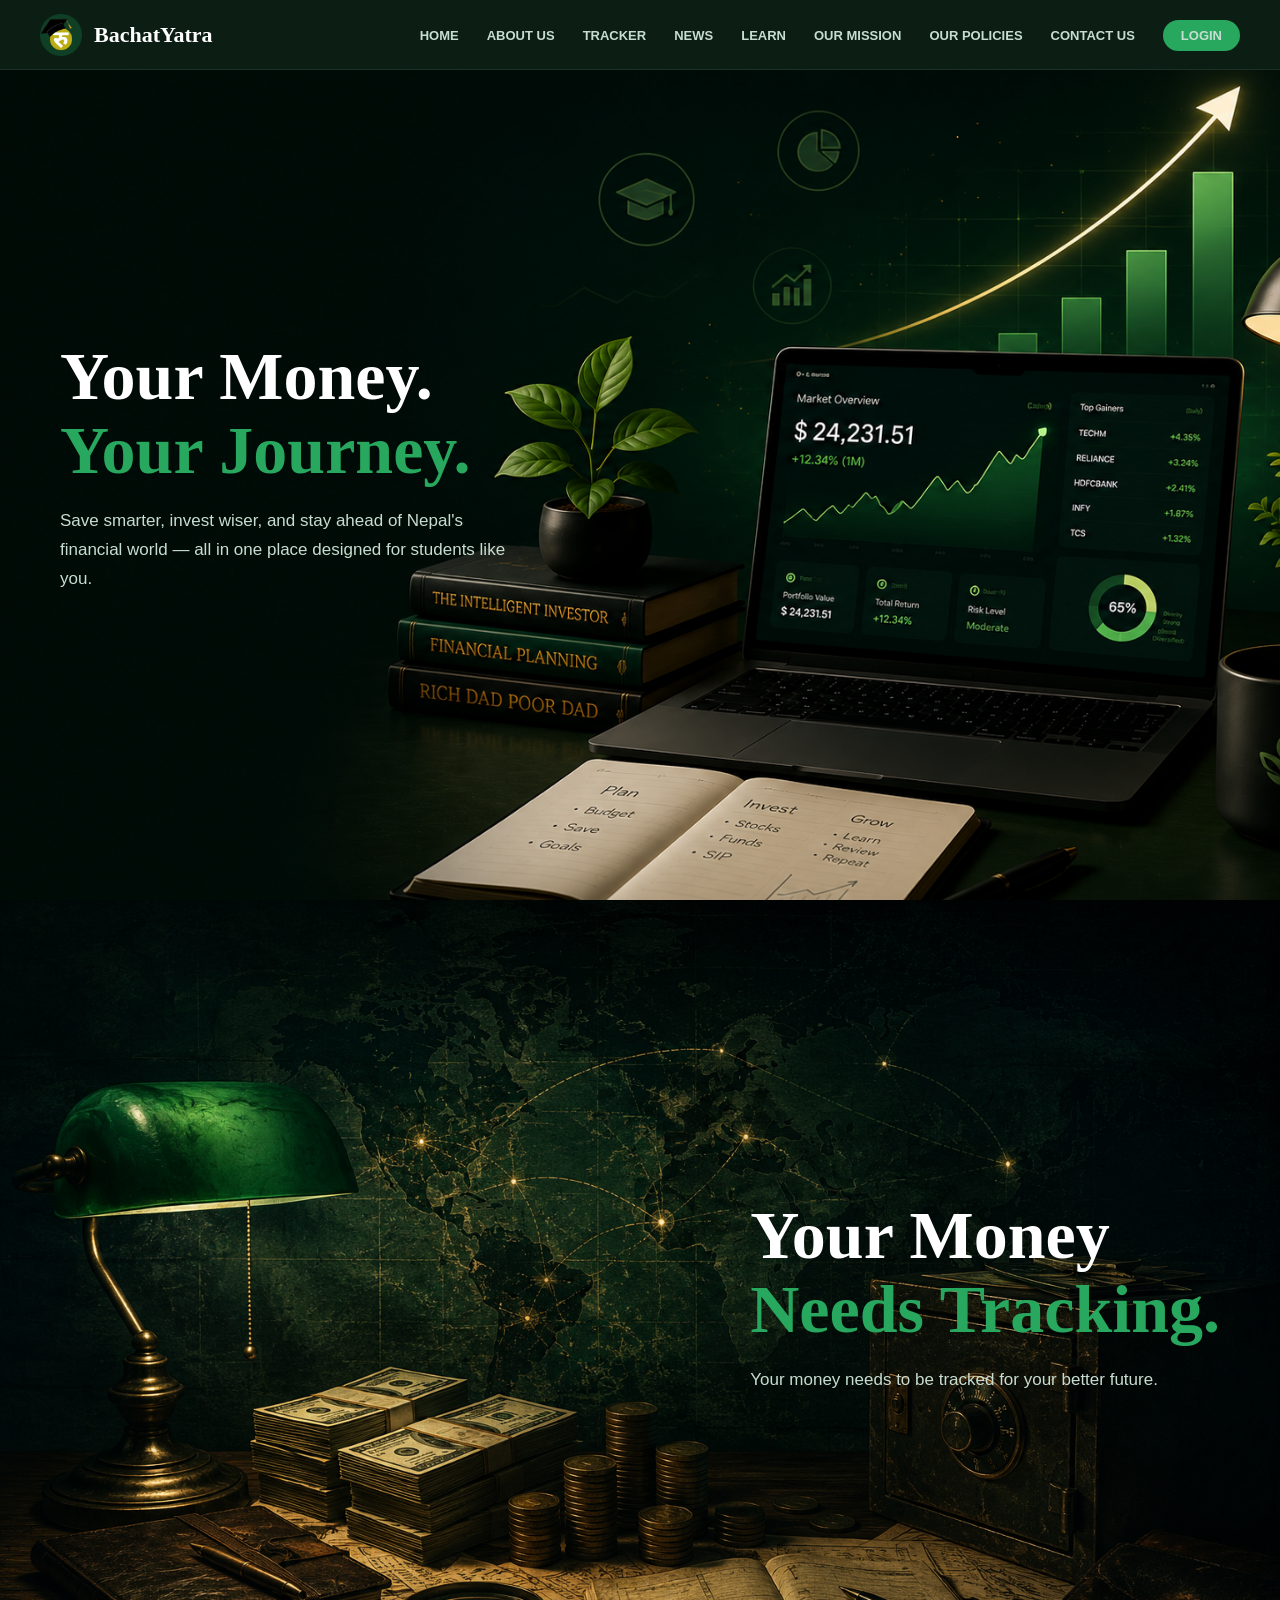
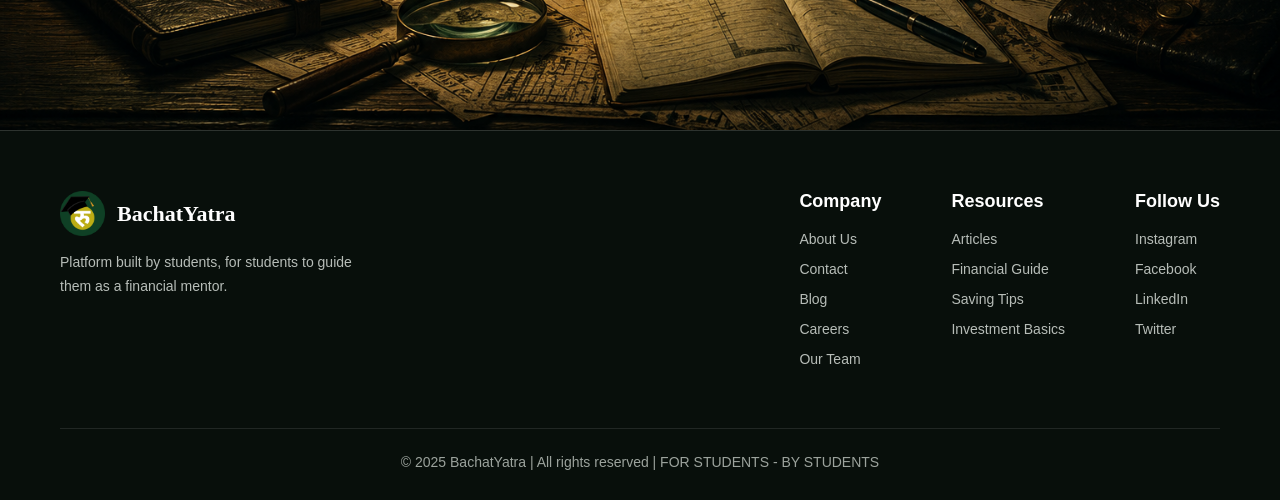
<file: index.html>
<!DOCTYPE html>
<html>
<head>
    <meta charset="UTF-8">
    <meta http-equiv="refresh" content="0; url=HTML/home.html">
    <title>BachatYatra</title>
</head>
<body>
    <p>If you are not redirected, <a href="HTML/home.html">click here</a>.</p>
</body>
</html>
</file>
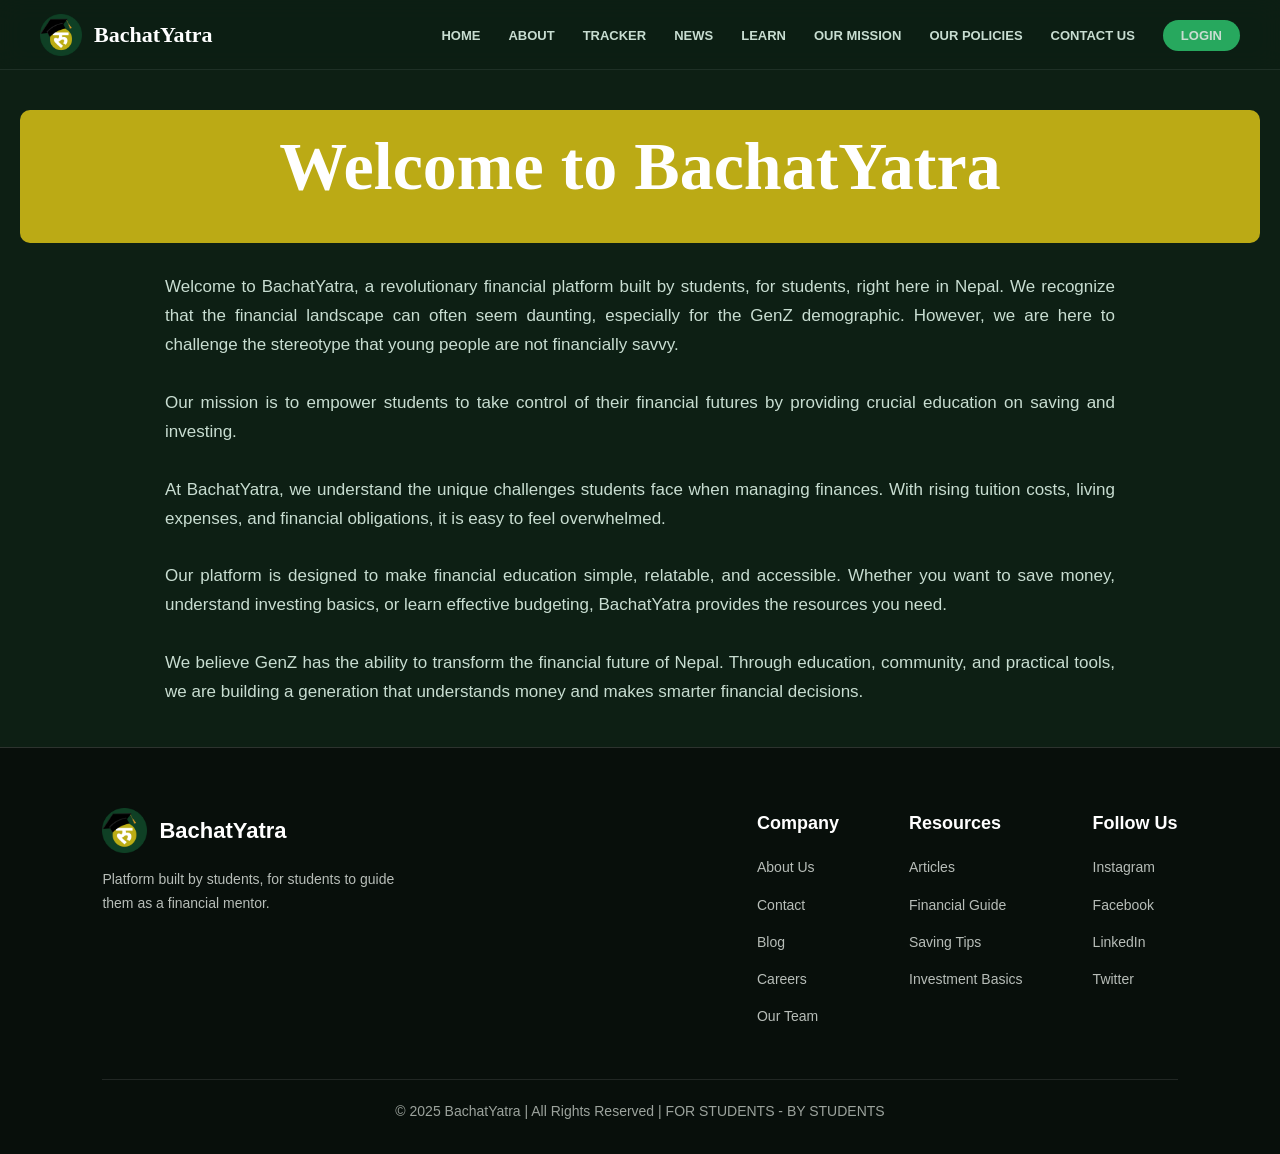
<file: HTML/about.html>
<!DOCTYPE html>
<html lang="en">

<head>
    <meta charset="UTF-8">
    <meta name="viewport" content="width=device-width, initial-scale=1.0">

    <title>
        BachatYatra - GenZ don't only spend, we also track and save.
    </title>

    <link rel="stylesheet" href="../CSS/about.css">
</head>


<body>


<nav class="nav-bar">
    <div class="logo">
        <div class="logo-icon">
            <img src="../Assets/BachatYatra-Logo.png" alt="BY">
        </div>
        <span class="brand-name">BachatYatra</span>
    </div>

    <!-- Hamburger -->
    <div class="hamburger" id="hamburger">
        <span></span>
        <span></span>
        <span></span>
    </div>

    <ul class="nav-links" id="navLinks">
        <li><a href="home.html">HOME</a></li>
        <li><a href="about.html">ABOUT</a></li>
        <li><a href="tracker.html">TRACKER</a></li>
        <li><a href="news.html">NEWS</a></li>
        <li><a href="learn.html">LEARN</a></li>
        <li><a href="mission.html">OUR MISSION</a></li>
        <li><a href="policy.html">OUR POLICIES</a></li>
        <li><a href="contact.html">CONTACT US</a></li>
        <li><a href="login.html" class="nav-login">LOGIN</a></li>
    </ul>
</nav>





<!-- ABOUT SECTION -->

<section class="main" id="about">


    <div class="about-content">

        <h1 class="main-text">
            Welcome to BachatYatra
        </h1>

    </div>


    <div class="about-text">

        <p>
            Welcome to BachatYatra, a revolutionary financial platform built by students, for students, right here in Nepal.
            We recognize that the financial landscape can often seem daunting, especially for the GenZ demographic.
            However, we are here to challenge the stereotype that young people are not financially savvy.

            <br><br>

            Our mission is to empower students to take control of their financial futures by providing crucial education
            on saving and investing.

            <br><br>

            At BachatYatra, we understand the unique challenges students face when managing finances.
            With rising tuition costs, living expenses, and financial obligations, it is easy to feel overwhelmed.

            <br><br>

            Our platform is designed to make financial education simple, relatable, and accessible.
            Whether you want to save money, understand investing basics, or learn effective budgeting,
            BachatYatra provides the resources you need.

            <br><br>

            We believe GenZ has the ability to transform the financial future of Nepal.
            Through education, community, and practical tools, we are building a generation that understands money
            and makes smarter financial decisions.

        </p>


    </div>


</section>





<!-- FOOTER -->


<footer class="footer">


<div class="footer-top">


    <div class="footer-brand">


        <div class="footer-logo">


            <img src="../Assets/BachatYatra-Logo.png" alt="BachatYatra Logo">


            <span>
                BachatYatra
            </span>


        </div>



        <p>
            Platform built by students, for students to guide them as a financial mentor.
        </p>


    </div>





    <div class="footer-links">


        <div class="footer-col">

            <h5>
                Company
            </h5>

            <ul>

                <li><a href="#">About Us</a></li>
                <li><a href="#">Contact</a></li>
                <li><a href="#">Blog</a></li>
                <li><a href="#">Careers</a></li>
                <li><a href="#">Our Team</a></li>

            </ul>


        </div>





        <div class="footer-col">

            <h5>
                Resources
            </h5>

            <ul>

                <li><a href="#">Articles</a></li>
                <li><a href="#">Financial Guide</a></li>
                <li><a href="#">Saving Tips</a></li>
                <li><a href="#">Investment Basics</a></li>

            </ul>

        </div>





        <div class="footer-col">

            <h5>
                Follow Us
            </h5>

            <ul>

                <li><a href="#">Instagram</a></li>
                <li><a href="#">Facebook</a></li>
                <li><a href="#">LinkedIn</a></li>
                <li><a href="#">Twitter</a></li>

            </ul>


        </div>



    </div>


</div>





<div class="footer-bottom">

<p>
© 2025 BachatYatra | All Rights Reserved | FOR STUDENTS - BY STUDENTS
</p>


</div>


</footer>

<script>
const hamburger = document.getElementById("hamburger");
const navLinks = document.getElementById("navLinks");

hamburger.addEventListener("click", () => {
    hamburger.classList.toggle("active");
    navLinks.classList.toggle("active");
});
</script>

</body>
</html>
</file>
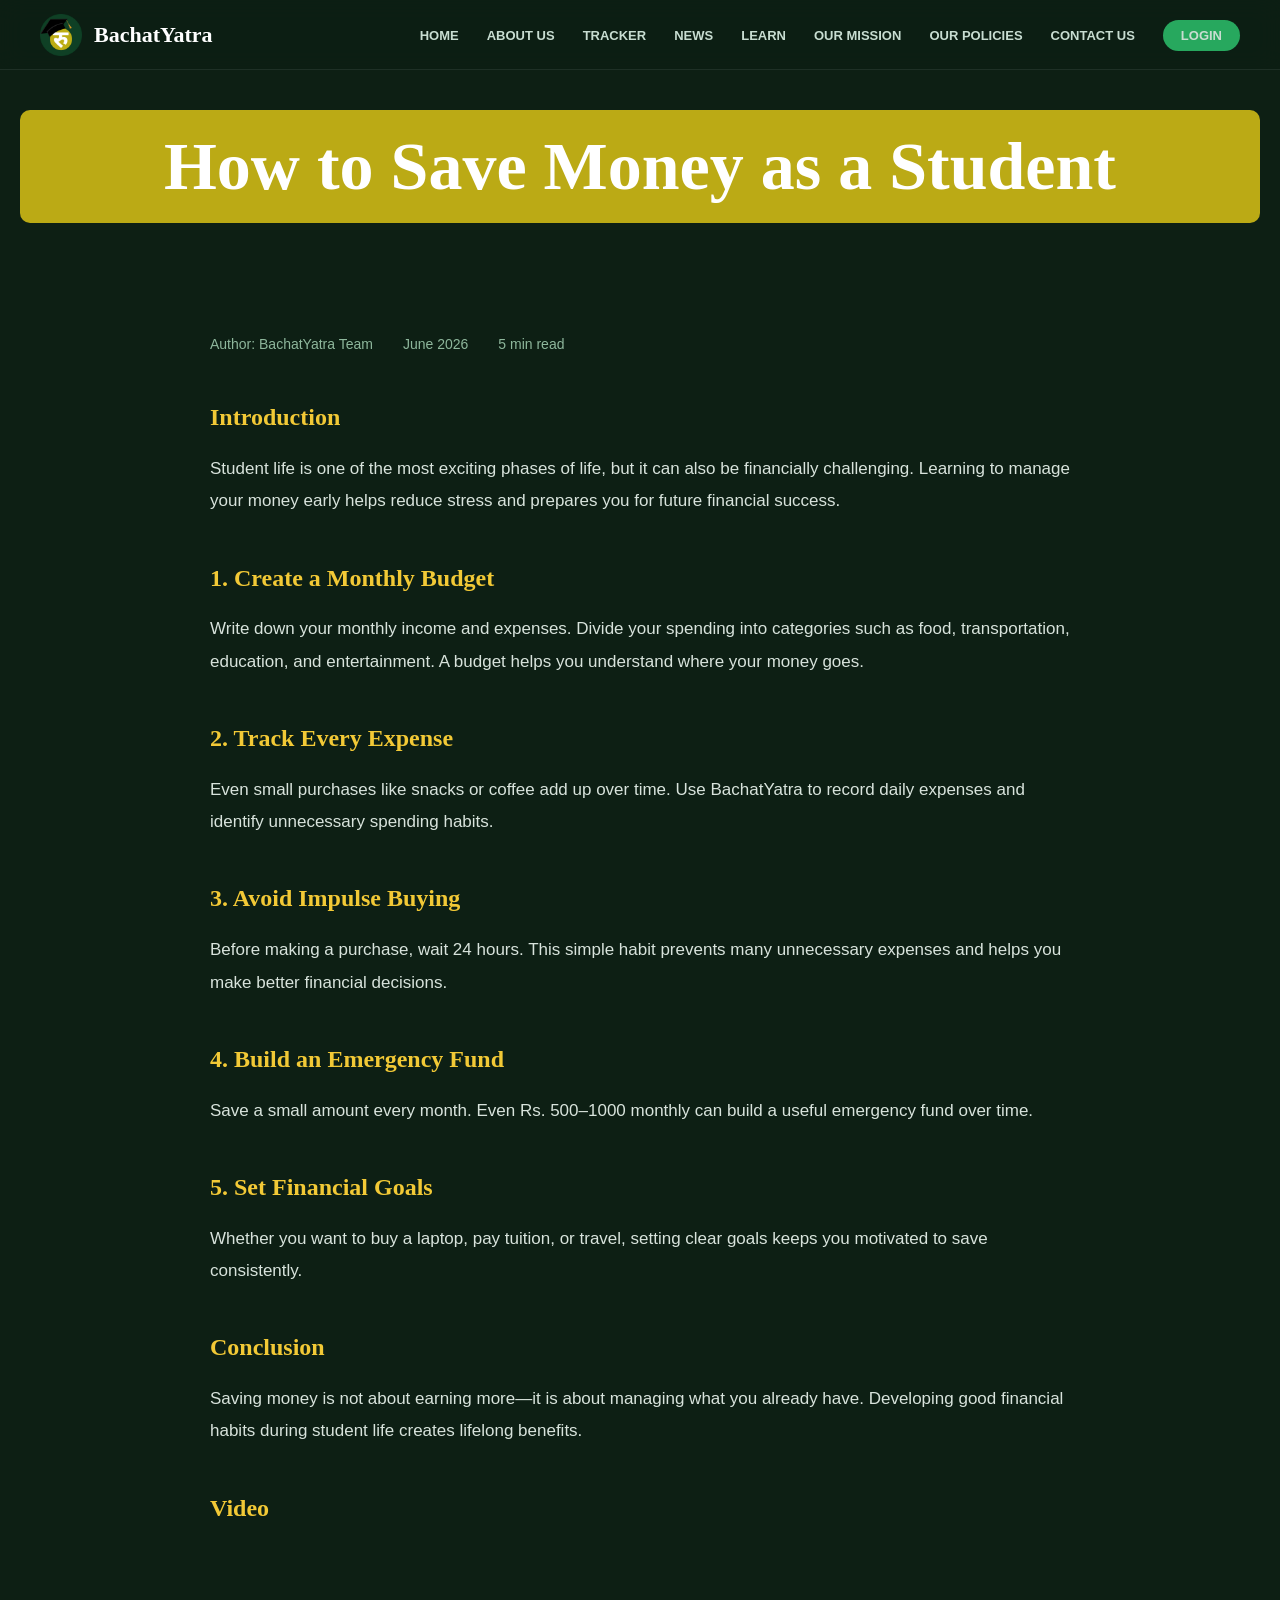
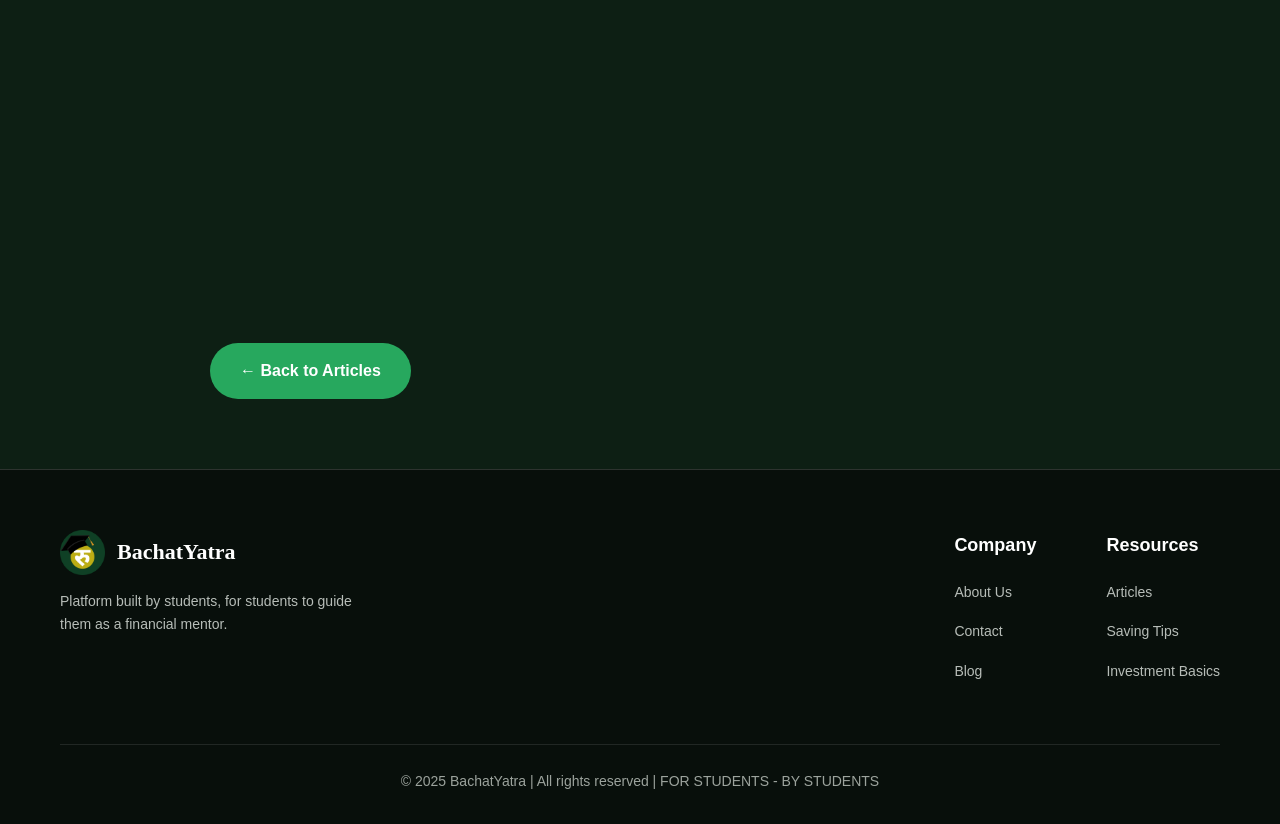
<file: HTML/article1.html>
<!DOCTYPE html>
<html lang="en">
<head>
    <meta charset="UTF-8">
    <meta name="viewport" content="width=device-width, initial-scale=1.0">
    <title>How to Save Money as a Student | BachatYatra</title>

    <link rel="stylesheet" href="../CSS/article1.css">
</head>

<body>

<!-- NAVBAR -->

<nav class="nav-bar">
    <div class="logo">
        <div class="logo-icon">
            <img src="../Assets/BachatYatra-Logo.png" alt="BY">
        </div>
        <span class="brand-name">BachatYatra</span>
    </div>

    <!-- Hamburger -->
    <div class="hamburger" id="hamburger">
        <span></span>
        <span></span>
        <span></span>
    </div>

    <ul class="nav-links" id="navLinks">
        <li><a href="home.html">HOME</a></li>
        <li><a href="about.html">ABOUT US</a></li>
        <li><a href="tracker.html">TRACKER</a></li>
        <li><a href="news.html">NEWS</a></li>
        <li><a href="learn.html">LEARN</a></li>
        <li><a href="mission.html">OUR MISSION</a></li>
        <li><a href="policy.html">OUR POLICIES</a></li>
        <li><a href="contact.html">CONTACT US</a></li>
        <li><a href="login.html" class="nav-login">LOGIN</a></li>
    </ul>
</nav>



<!-- HERO -->

<section class="article-hero">

    <div class="hero-content">

        <h1>How to Save Money as a Student</h1>

    </div>

</section>


<!-- ARTICLE -->

<section class="article-container">

    <div class="article-meta">

        <span>Author: BachatYatra Team</span>

        <span>June 2026</span>

        <span>5 min read</span>

    </div>


    <div class="article-content">

        <h2>Introduction</h2>

        <p>
            Student life is one of the most exciting phases of life, but it can
            also be financially challenging. Learning to manage your money early
            helps reduce stress and prepares you for future financial success.
        </p>


        <h2>1. Create a Monthly Budget</h2>

        <p>
            Write down your monthly income and expenses. Divide your spending
            into categories such as food, transportation, education, and
            entertainment. A budget helps you understand where your money goes.
        </p>


        <h2>2. Track Every Expense</h2>

        <p>
            Even small purchases like snacks or coffee add up over time. Use
            BachatYatra to record daily expenses and identify unnecessary
            spending habits.
        </p>


        <h2>3. Avoid Impulse Buying</h2>

        <p>
            Before making a purchase, wait 24 hours. This simple habit prevents
            many unnecessary expenses and helps you make better financial
            decisions.
        </p>


        <h2>4. Build an Emergency Fund</h2>

        <p>
            Save a small amount every month. Even Rs. 500–1000 monthly can build
            a useful emergency fund over time.
        </p>


        <h2>5. Set Financial Goals</h2>

        <p>
            Whether you want to buy a laptop, pay tuition, or travel, setting
            clear goals keeps you motivated to save consistently.
        </p>


        <h2>Conclusion</h2>

        <p>
            Saving money is not about earning more—it is about managing what you
            already have. Developing good financial habits during student life
            creates lifelong benefits.
        </p>

        <h2>Video</h2>
            <div class="video">
                <iframe width="560" height="315" src="https://www.youtube.com/embed/-FP7IVNN4bI?si=4BZozSpUAZrZidMt" title="YouTube video player" frameborder="0" allow="accelerometer; autoplay; clipboard-write; encrypted-media; gyroscope; picture-in-picture; web-share" referrerpolicy="strict-origin-when-cross-origin" allowfullscreen></iframe>
            </div>
    </div>


    <a href="learn.html" class="back-btn">
        ← Back to Articles
    </a>

</section>


<!-- FOOTER -->

<footer class="footer">

    <div class="footer-top">

        <div class="footer-brand">

            <div class="brand-logo">

                <img src="../Assets/BachatYatra-Logo.png" alt="Logo">

                <span class="brand-name">BachatYatra</span>

            </div>

            <p>
                Platform built by students, for students to guide them as a financial mentor.
            </p>

        </div>

        <div class="footer-links">

            <div class="footer-col">
                <h5>Company</h5>

                <ul>
                    <li><a href="#">About Us</a></li>
                    <li><a href="#">Contact</a></li>
                    <li><a href="#">Blog</a></li>
                </ul>
            </div>

            <div class="footer-col">
                <h5>Resources</h5>

                <ul>
                    <li><a href="#">Articles</a></li>
                    <li><a href="#">Saving Tips</a></li>
                    <li><a href="#">Investment Basics</a></li>
                </ul>
            </div>

        </div>

    </div>

    <div class="footer-bottom">

        <p>
            © 2025 BachatYatra | All rights reserved | FOR STUDENTS - BY STUDENTS
        </p>

    </div>

</footer>
<script>
const hamburger = document.getElementById("hamburger");
const navLinks = document.getElementById("navLinks");

hamburger.addEventListener("click", () => {
    hamburger.classList.toggle("active");
    navLinks.classList.toggle("active");
});
</script>
</body>
</html>
</file>
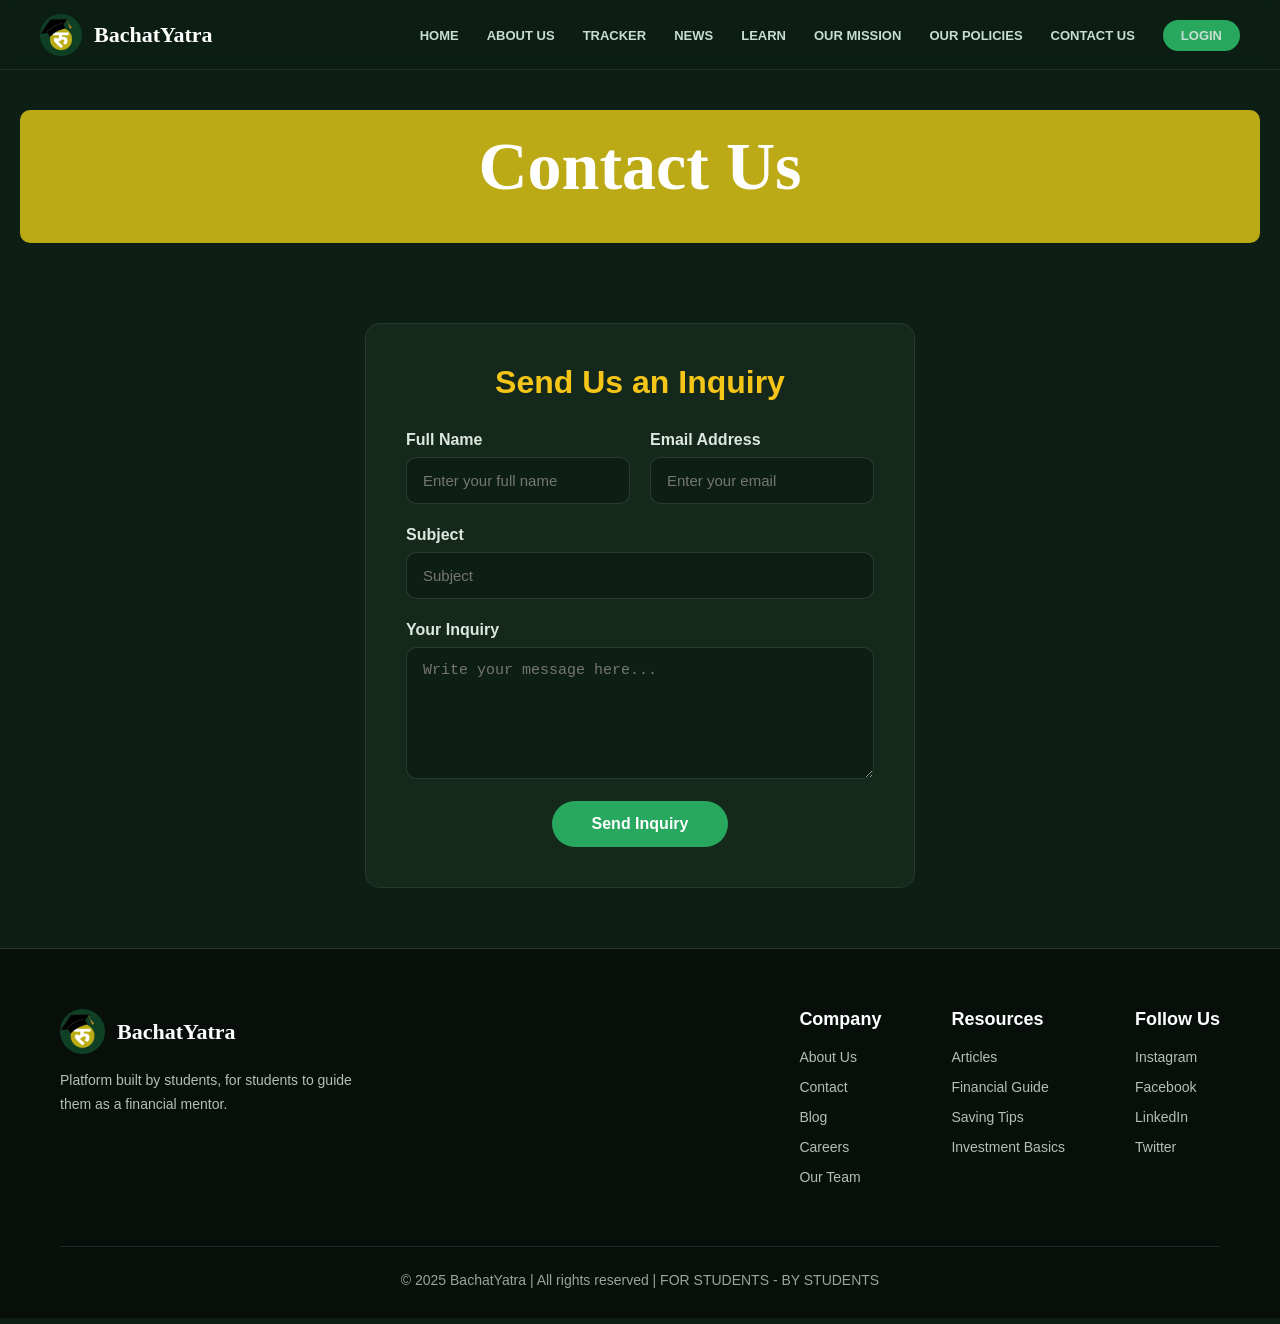
<file: HTML/contact.html>
<!DOCTYPE html>
<html lang="en">
<head>
    <meta charset="UTF-8">
    <meta name="viewport" content="width=device-width, initial-scale=1.0">
    <title>Contact Us | BachatYatra</title>
    <link rel="stylesheet" href="../CSS/contact.css">
</head>

<body>

<nav class="nav-bar">
    <div class="logo">
        <div class="logo-icon">
            <img src="../Assets/BachatYatra-Logo.png" alt="BY">
        </div>
        <span class="brand-name">BachatYatra</span>
    </div>

    <!-- Hamburger -->
    <div class="hamburger" id="hamburger">
        <span></span>
        <span></span>
        <span></span>
    </div>

    <ul class="nav-links" id="navLinks">
        <li><a href="home.html">HOME</a></li>
        <li><a href="about.html">ABOUT US</a></li>
        <li><a href="tracker.html">TRACKER</a></li>
        <li><a href="news.html">NEWS</a></li>
        <li><a href="learn.html">LEARN</a></li>
        <li><a href="mission.html">OUR MISSION</a></li>
        <li><a href="policy.html">OUR POLICIES</a></li>
        <li><a href="contact.html">CONTACT US</a></li>
        <li><a href="login.html" class="nav-login">LOGIN</a></li>
    </ul>
</nav>

<section class="main" id="contact">

    <div class="contact-header">
        <h1>Contact Us</h1>
    </div>

    <div class="contact-container">



    </div>

    <div class="contact-form-section">

        <h2>Send Us an Inquiry</h2>

        <form class="contact-form">

            <div class="form-row">

                <div class="input-group">
                    <label>Full Name</label>
                    <input type="text" placeholder="Enter your full name" required>
                </div>

                <div class="input-group">
                    <label>Email Address</label>
                    <input type="email" placeholder="Enter your email" required>
                </div>

            </div>

            <div class="input-group">
                <label>Subject</label>
                <input type="text" placeholder="Subject">
            </div>

            <div class="input-group">
                <label>Your Inquiry</label>
                <textarea rows="6" placeholder="Write your message here..." required></textarea>
            </div>

            <button type="submit" class="submit-btn">
                Send Inquiry
            </button>

        </form>

    </div>

</section>

    <footer class="footer">

    <div class="footer-top">

        <!-- Brand -->
        <div class="footer-brand">

            <div class="brand-logo">
                <img src="../Assets/BachatYatra-Logo.png" alt="BachatYatra Logo">
                <span class="brand-name">BachatYatra</span>
            </div>

            <p>
                Platform built by students, for students to guide them as a financial mentor.
            </p>

        </div>


        <!-- Footer Links -->
        <div class="footer-links">

            <div class="footer-col">
                <h5>Company</h5>
                <ul>
                    <li><a href="#">About Us</a></li>
                    <li><a href="#">Contact</a></li>
                    <li><a href="#">Blog</a></li>
                    <li><a href="#">Careers</a></li>
                    <li><a href="#">Our Team</a></li>
                </ul>
            </div>


            <div class="footer-col">
                <h5>Resources</h5>
                <ul>
                    <li><a href="#">Articles</a></li>
                    <li><a href="#">Financial Guide</a></li>
                    <li><a href="#">Saving Tips</a></li>
                    <li><a href="#">Investment Basics</a></li>
                </ul>
            </div>


            <div class="footer-col">
                <h5>Follow Us</h5>
                <ul>
                    <li><a href="#">Instagram</a></li>
                    <li><a href="#">Facebook</a></li>
                    <li><a href="#">LinkedIn</a></li>
                    <li><a href="#">Twitter</a></li>
                </ul>
            </div>

        </div>

    </div>


    <div class="footer-bottom">
        <p>
            © 2025 BachatYatra | All rights reserved | FOR STUDENTS - BY STUDENTS
        </p>
    </div>

</footer>
<script>
const hamburger = document.getElementById("hamburger");
const navLinks = document.getElementById("navLinks");

hamburger.addEventListener("click", () => {
    hamburger.classList.toggle("active");
    navLinks.classList.toggle("active");
});
</script>
</body>
</html>
</file>
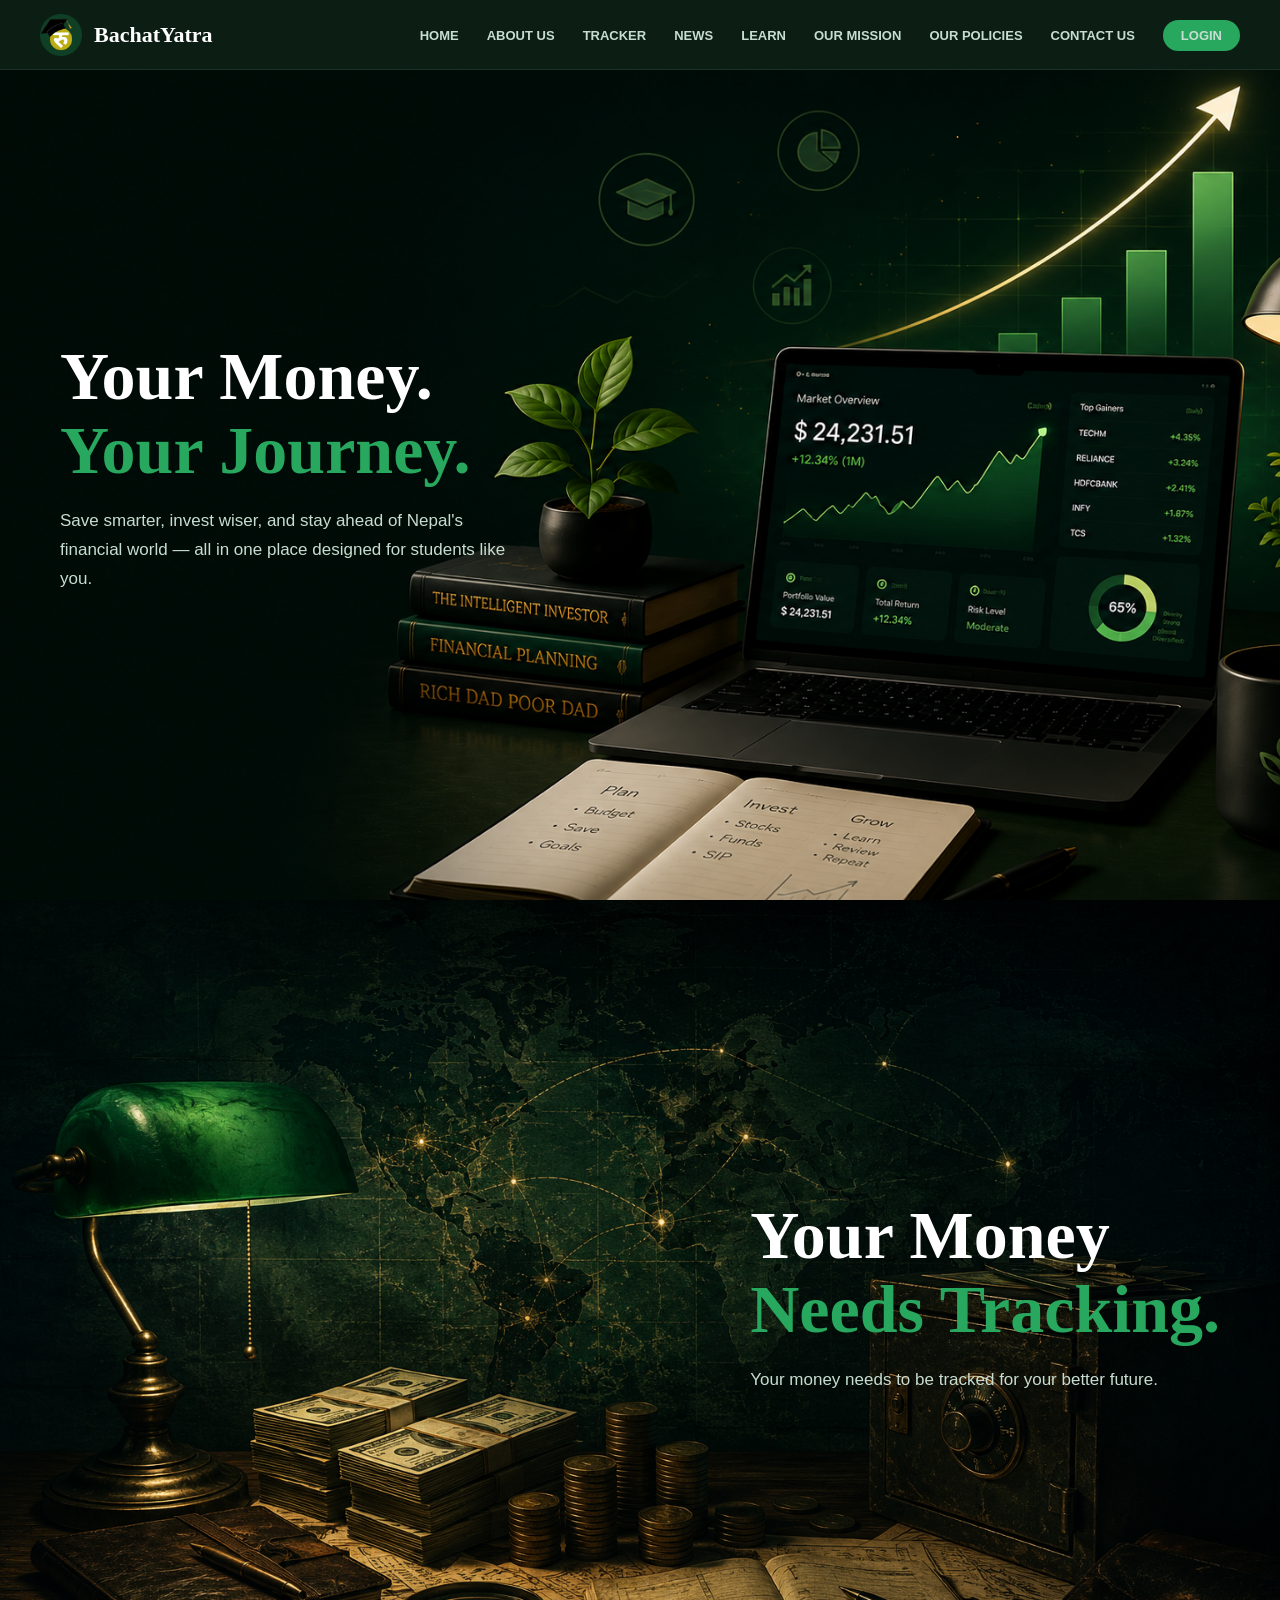
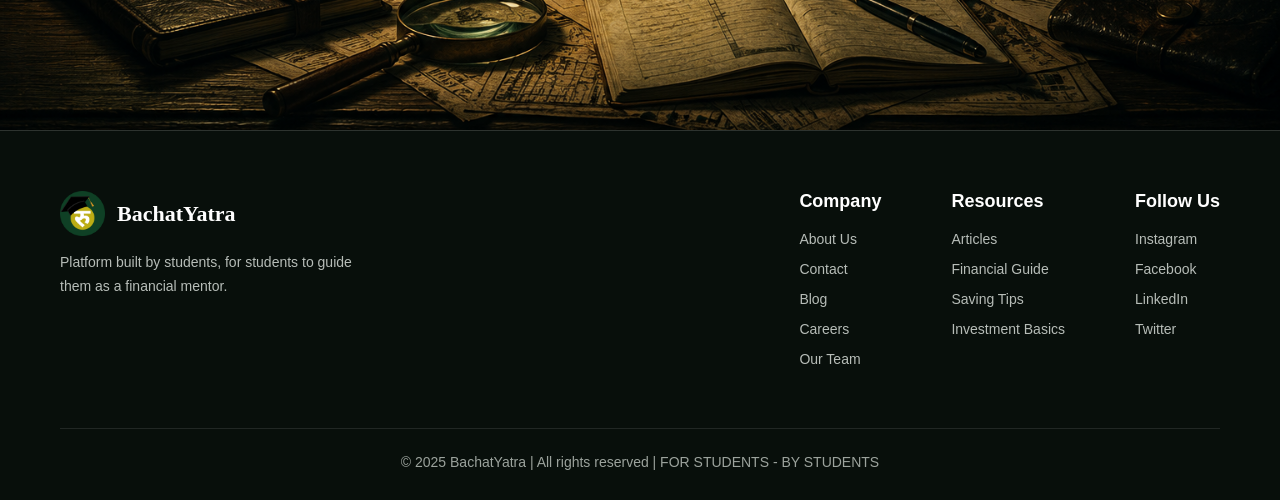
<file: HTML/home.html>
<!DOCTYPE html>
<html lang="en">
<head>
    <meta charset="UTF-8">
    <meta name="viewport" content="width=device-width, initial-scale=1.0">
    <title>BachatYatra - GenZ don't only spend, we also track and save.</title>
    <link rel="stylesheet" href="../CSS/home.css"> <!--NEED TO BE ADDED-->

</head>
<body>
    <nav class="nav-bar">
    <div class="logo">
        <div class="logo-icon">
            <img src="../Assets/BachatYatra-Logo.png" alt="BY">
        </div>
        <span class="brand-name">BachatYatra</span>
    </div>

    <!-- Hamburger -->
    <div class="hamburger" id="hamburger">
        <span></span>
        <span></span>
        <span></span>
    </div>

    <ul class="nav-links" id="navLinks">
        <li><a href="home.html">HOME</a></li>
        <li><a href="about.html">ABOUT US</a></li>
        <li><a href="tracker.html">TRACKER</a></li>
        <li><a href="news.html">NEWS</a></li>
        <li><a href="learn.html">LEARN</a></li>
        <li><a href="mission.html">OUR MISSION</a></li>
        <li><a href="policy.html">OUR POLICIES</a></li>
        <li><a href="contact.html">CONTACT US</a></li>
        <li><a href="login.html" class="nav-login">LOGIN</a></li>
    </ul>
</nav>
    <section class="main" id="home">
        <div class="main-content">
            
            <h1 class="main-title">Your Money.<br><span class="accent">Your Journey.</span></h1>
            <p class="main-sub">
                Save smarter, invest wiser, and stay ahead of Nepal's financial world —
                all in one place designed for students like you.
            </p>
        </div>
        
        </div>
    </section>
    <section class="main-2" id="home">
        <div class="main-2-content">
            
            <h1 class="main-title">Your Money<br><span class="accent">Needs Tracking.</span></h1>
            <p class="main-sub">
                Your money needs to be tracked for your better future.
            </p>
        </div>
        
        </div>
    </section>

    <footer class="footer">

    <div class="footer-top">

        <!-- Brand -->
        <div class="footer-brand">

            <div class="brand-logo">
                <img src="../Assets/BachatYatra-Logo.png" alt="BachatYatra Logo">
                <span class="brand-name">BachatYatra</span>
            </div>

            <p>
                Platform built by students, for students to guide them as a financial mentor.
            </p>

        </div>


        <!-- Footer Links -->
        <div class="footer-links">

            <div class="footer-col">
                <h5>Company</h5>
                <ul>
                    <li><a href="#">About Us</a></li>
                    <li><a href="#">Contact</a></li>
                    <li><a href="#">Blog</a></li>
                    <li><a href="#">Careers</a></li>
                    <li><a href="#">Our Team</a></li>
                </ul>
            </div>


            <div class="footer-col">
                <h5>Resources</h5>
                <ul>
                    <li><a href="#">Articles</a></li>
                    <li><a href="#">Financial Guide</a></li>
                    <li><a href="#">Saving Tips</a></li>
                    <li><a href="#">Investment Basics</a></li>
                </ul>
            </div>


            <div class="footer-col">
                <h5>Follow Us</h5>
                <ul>
                    <li><a href="#">Instagram</a></li>
                    <li><a href="#">Facebook</a></li>
                    <li><a href="#">LinkedIn</a></li>
                    <li><a href="#">Twitter</a></li>
                </ul>
            </div>

        </div>

    </div>


    <div class="footer-bottom">
        <p>
            © 2025 BachatYatra | All rights reserved | FOR STUDENTS - BY STUDENTS
        </p>
    </div>

</footer>

<script>
const hamburger = document.getElementById("hamburger");
const navLinks = document.getElementById("navLinks");

hamburger.addEventListener("click", () => {
    hamburger.classList.toggle("active");
    navLinks.classList.toggle("active");
});
</script>

</body>
</html>
</file>
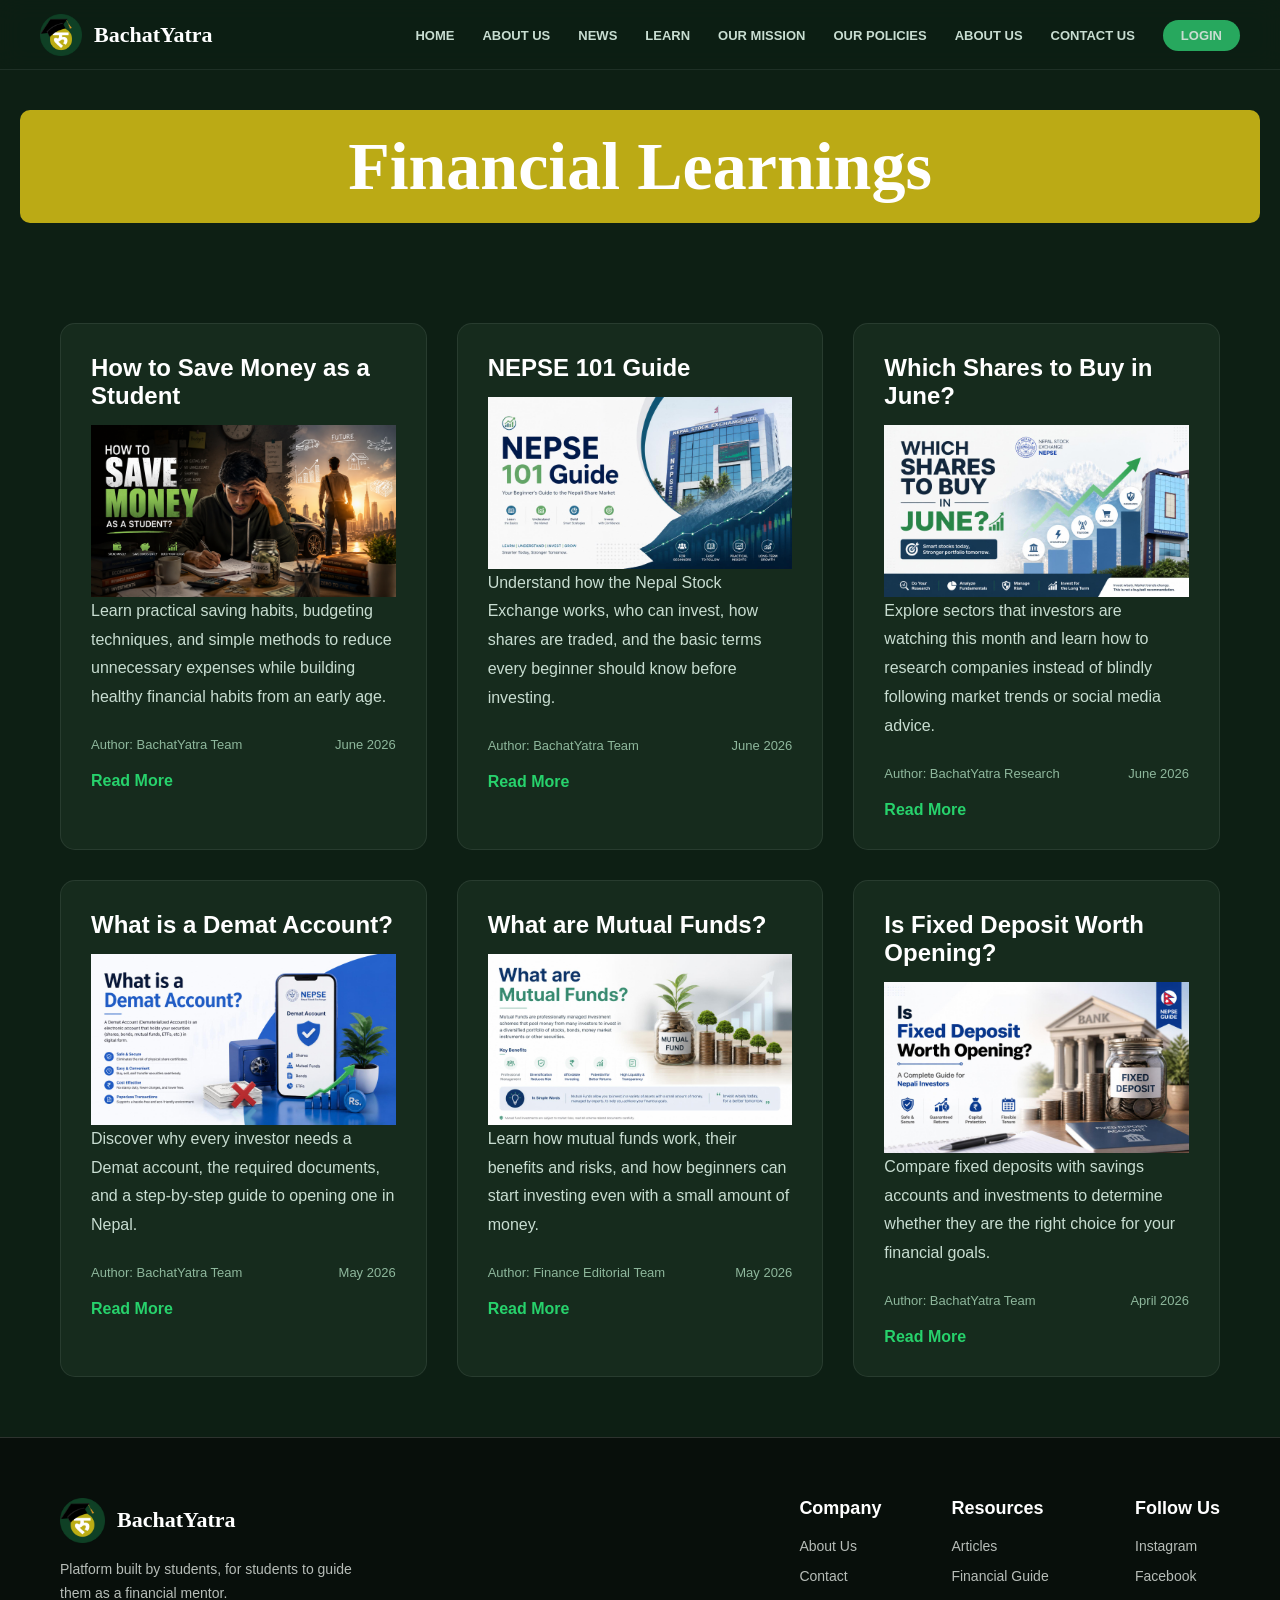
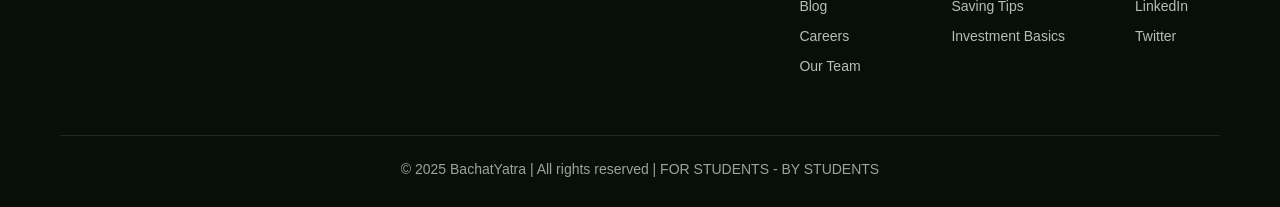
<file: HTML/learn.html>
<!DOCTYPE html>
<html lang="en">
<head>
    <meta charset="UTF-8">
    <meta name="viewport" content="width=device-width, initial-scale=1.0">
    <title>Financial Articles | BachatYatra</title>
    <link rel="stylesheet" href="../CSS/learn.css">
</head>

<body>

<nav class="nav-bar">
    <div class="logo">
        <div class="logo-icon">
            <img src="../Assets/BachatYatra-Logo.png" alt="BY">
        </div>
        <span class="brand-name">BachatYatra</span>
    </div>

    <!-- Hamburger -->
    <div class="hamburger" id="hamburger">
        <span></span>
        <span></span>
        <span></span>
    </div>

    <ul class="nav-links" id="navLinks">
        <li><a href="home.html">HOME</a></li>
        <li><a href="about.html">ABOUT US</a></li>
        <li><a href="news.html">NEWS</a></li>
        <li><a href="learn.html">LEARN</a></li>
        <li><a href="mission.html">OUR MISSION</a></li>
        <li><a href="policy.html">OUR POLICIES</a></li>
        <li><a href="about.html">ABOUT US</a></li>
        <li><a href="contact.html">CONTACT US</a></li>
        <li><a href="login.html" class="nav-login">LOGIN</a></li>
    </ul>
</nav>



<section class="main">
    <div class="main-content">
            <h2 class="main-text">Financial Learnings</h2>
    </div>

</section>


<section class="articles">

    <div class="article-card">

        <h2>How to Save Money as a Student</h2>

        <div class="article1-img">
            <img src="../Assets/article1_main_image.png" alt="img">
        </div>

        <p>
            Learn practical saving habits, budgeting techniques, and simple
            methods to reduce unnecessary expenses while building healthy
            financial habits from an early age.
        </p>

        <div class="article-footer">
            <span>Author: BachatYatra Team</span>
            <span>June 2026</span>
        </div>

        <a href="article1.html">Read More</a>

    </div>


    <div class="article-card">

        <h2>NEPSE 101 Guide</h2>

        <div class="article2-img">
            <img src="../Assets/article2_main.jpg" alt="img">
        </div>

        <p>
            Understand how the Nepal Stock Exchange works, who can invest,
            how shares are traded, and the basic terms every beginner should
            know before investing.
        </p>

        <div class="article-footer">
            <span>Author: BachatYatra Team</span>
            <span>June 2026</span>
        </div>

        <a href="article2.html">Read More</a>

    </div>


    <div class="article-card">

        <h2>Which Shares to Buy in June?</h2>

        <div class="article3-img">
            <img src="../Assets/article3_main.jpg" alt="img">
        </div>

        <p>
            Explore sectors that investors are watching this month and learn
            how to research companies instead of blindly following market
            trends or social media advice.
        </p>

        <div class="article-footer">
            <span>Author: BachatYatra Research</span>
            <span>June 2026</span>
        </div>

        <a href="#">Read More</a>

    </div>

    <div class="article-card">

        <h2>What is a Demat Account?</h2>

        <div class="article4-img">
            <img src="../Assets/article4_main.jpg" alt="img">
        </div>

        <p>
            Discover why every investor needs a Demat account, the required
            documents, and a step-by-step guide to opening one in Nepal.
        </p>

        <div class="article-footer">
            <span>Author: BachatYatra Team</span>
            <span>May 2026</span>
        </div>

        <a href="#">Read More</a>

    </div>


    <div class="article-card">

        <h2>What are Mutual Funds?</h2>

        <div class="article5-img">
            <img src="../Assets/article5_main.jpg" alt="img">
        </div>

        <p>
            Learn how mutual funds work, their benefits and risks, and how
            beginners can start investing even with a small amount of money.
        </p>

        <div class="article-footer">
            <span>Author: Finance Editorial Team</span>
            <span>May 2026</span>
        </div>

        <a href="#">Read More</a>

    </div>

    <div class="article-card">

        <h2>Is Fixed Deposit Worth Opening?</h2>

        <div class="article6-img">
            <img src="../Assets/article6_main.jpg" alt="img">
        </div>

        <p>
            Compare fixed deposits with savings accounts and investments to
            determine whether they are the right choice for your financial
            goals.
        </p>

        <div class="article-footer">
            <span>Author: BachatYatra Team</span>
            <span>April 2026</span>
        </div>

        <a href="#">Read More</a>

    </div>

</section>

<footer class="footer">

    <div class="footer-top">

        <!-- Brand -->
        <div class="footer-brand">

            <div class="brand-logo">
                <img src="../Assets/BachatYatra-Logo.png" alt="BachatYatra Logo">
                <span class="brand-name">BachatYatra</span>
            </div>

            <p>
                Platform built by students, for students to guide them as a financial mentor.
            </p>

        </div>


        <!-- Footer Links -->
        <div class="footer-links">

            <div class="footer-col">
                <h5>Company</h5>
                <ul>
                    <li><a href="#">About Us</a></li>
                    <li><a href="#">Contact</a></li>
                    <li><a href="#">Blog</a></li>
                    <li><a href="#">Careers</a></li>
                    <li><a href="#">Our Team</a></li>
                </ul>
            </div>


            <div class="footer-col">
                <h5>Resources</h5>
                <ul>
                    <li><a href="#">Articles</a></li>
                    <li><a href="#">Financial Guide</a></li>
                    <li><a href="#">Saving Tips</a></li>
                    <li><a href="#">Investment Basics</a></li>
                </ul>
            </div>


            <div class="footer-col">
                <h5>Follow Us</h5>
                <ul>
                    <li><a href="#">Instagram</a></li>
                    <li><a href="#">Facebook</a></li>
                    <li><a href="#">LinkedIn</a></li>
                    <li><a href="#">Twitter</a></li>
                </ul>
            </div>

        </div>

    </div>


    <div class="footer-bottom">
        <p>
            © 2025 BachatYatra | All rights reserved | FOR STUDENTS - BY STUDENTS
        </p>
    </div>

</footer>
<script>
const hamburger = document.getElementById("hamburger");
const navLinks = document.getElementById("navLinks");

hamburger.addEventListener("click", () => {
    hamburger.classList.toggle("active");
    navLinks.classList.toggle("active");
});
</script>
</body>
</html>
</file>
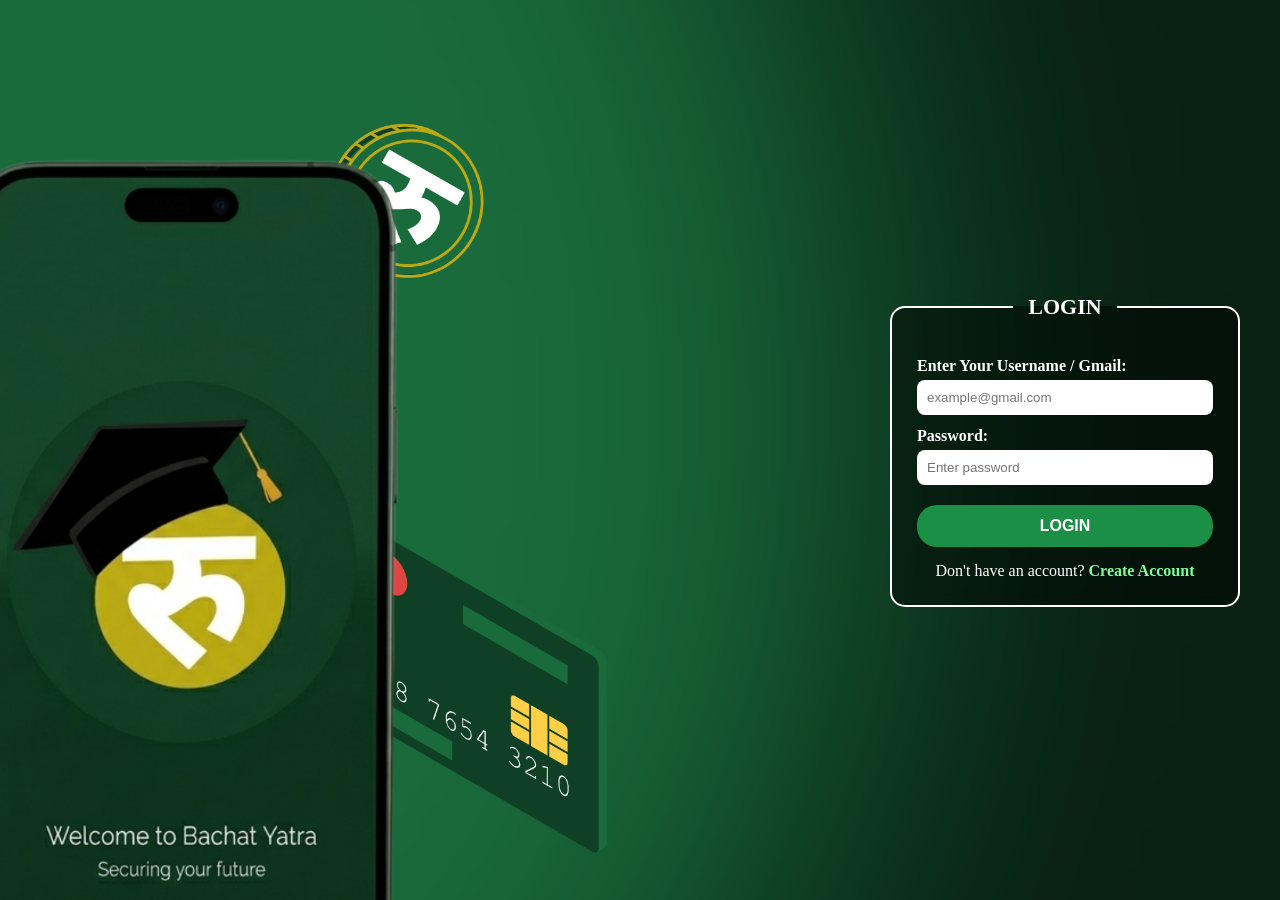
<file: HTML/login.html>
<!DOCTYPE html>
<html lang="en">

<head>
    <meta charset="UTF-8">
    <meta name="viewport" content="width=device-width, initial-scale=1.0">
    <title>Login - BachatYatra</title>

    <link rel="stylesheet" href="../CSS/login.css">
</head>

<body>

    <div class="field">

        <!-- Login Box -->
        <fieldset class="fieldset" id="login-box">

            <legend class="login">LOGIN</legend>

            <div class="form">

                <label>Enter Your Username / Gmail:</label>
                <input type="email" id="login-email" placeholder="example@gmail.com">

                <label>Password:</label>
                <input type="password" id="login-password" placeholder="Enter password">

            </div>

            <button class="login-btn" onclick="loginUser()">
                LOGIN
            </button>

            <p class="account-text">
                Don't have an account?
                <a href="#" onclick="showRegister()">Create Account</a>
            </p>

        </fieldset>


        <!-- Register Box -->
        <fieldset class="fieldset hidden" id="register-box">

            <legend class="login">CREATE ACCOUNT</legend>

            <div class="form">

                <label>Full Name:</label>
                <input type="text" id="register-name" placeholder="Your Name">


                <label>Email:</label>
                <input type="email" id="register-email" placeholder="example@gmail.com">


                <label>Password:</label>
                <input type="password" id="register-password" placeholder="Create Password">

            </div>


            <button class="login-btn" onclick="registerUser()">
                REGISTER
            </button>


            <p class="account-text">
                Already have an account?
                <a href="#" onclick="showLogin()">Login</a>
            </p>

        </fieldset>

    </div>


<script src="../js/login.js"></script>

</body>

</html>
</file>
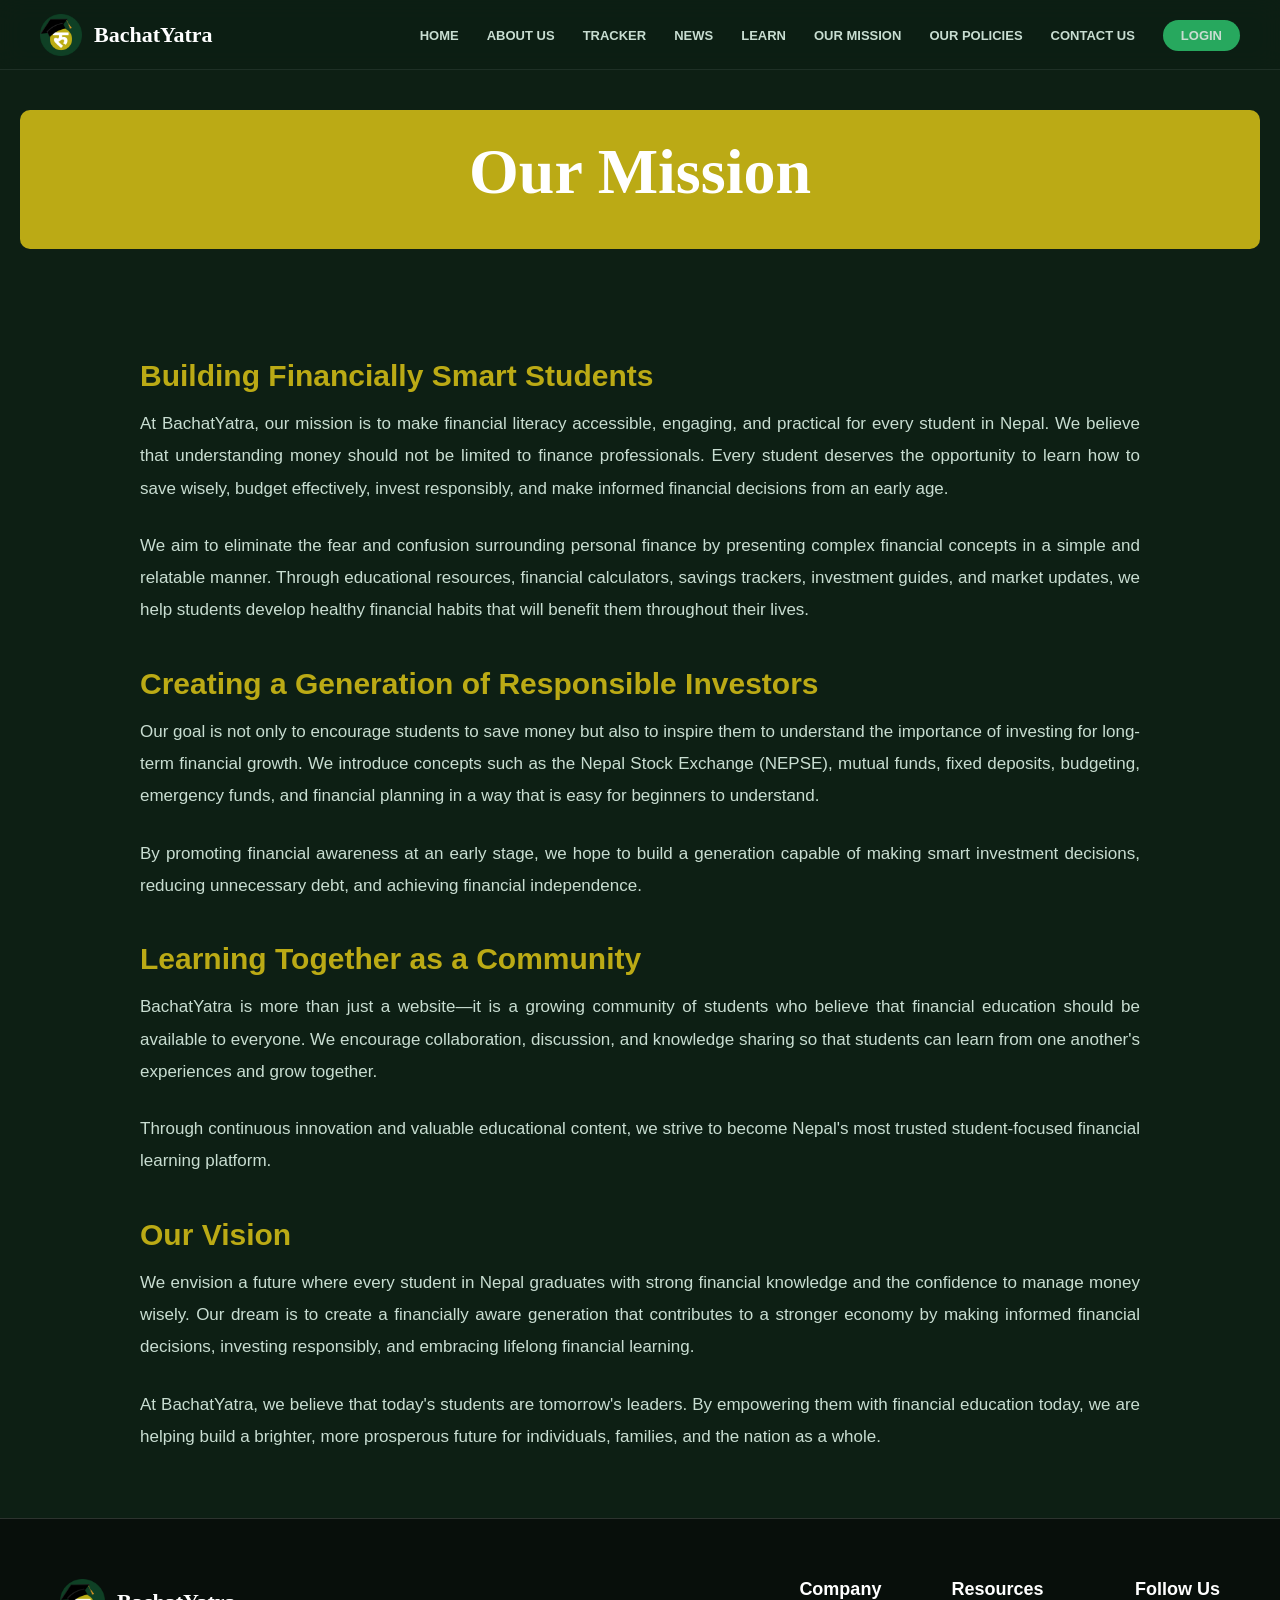
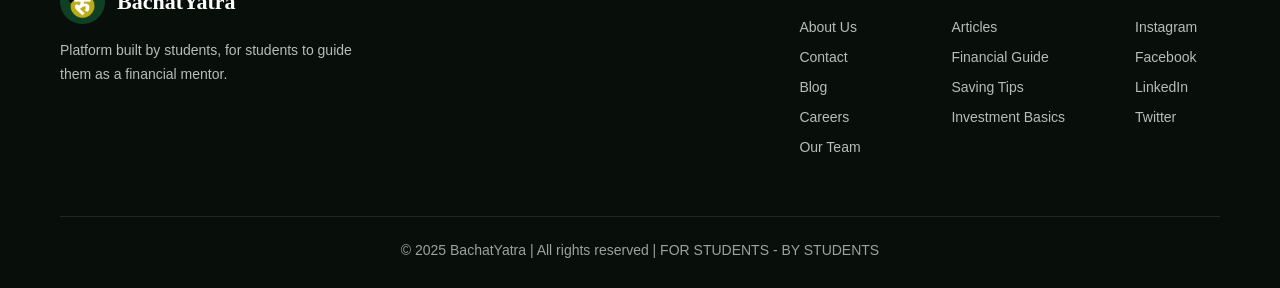
<file: HTML/mission.html>
<!DOCTYPE html>
<html lang="en">
<head>
    <meta charset="UTF-8">
    <meta name="viewport" content="width=device-width, initial-scale=1.0">
    <title>Our Mission | BachatYatra</title>
    <link rel="stylesheet" href="../CSS/mission.css">
</head>

<body>

    <nav class="nav-bar">
    <div class="logo">
        <div class="logo-icon">
            <img src="../Assets/BachatYatra-Logo.png" alt="BY">
        </div>
        <span class="brand-name">BachatYatra</span>
    </div>

    <!-- Hamburger -->
    <div class="hamburger" id="hamburger">
        <span></span>
        <span></span>
        <span></span>
    </div>

    <ul class="nav-links" id="navLinks">
        <li><a href="home.html">HOME</a></li>
        <li><a href="about.html">ABOUT US</a></li>
        <li><a href="tracker.html">TRACKER</a></li>
        <li><a href="news.html">NEWS</a></li>
        <li><a href="learn.html">LEARN</a></li>
        <li><a href="mission.html">OUR MISSION</a></li>
        <li><a href="policy.html">OUR POLICIES</a></li>
        <li><a href="contact.html">CONTACT US</a></li>
        <li><a href="login.html" class="nav-login">LOGIN</a></li>
    </ul>
</nav>

    <section class="main">

        <div class="mission-header">
            <h1>Our Mission</h1>
        </div>

        <div class="mission-content">

            <h2>Building Financially Smart Students</h2>

            <p>
                At BachatYatra, our mission is to make financial literacy
                accessible, engaging, and practical for every student in Nepal.
                We believe that understanding money should not be limited to
                finance professionals. Every student deserves the opportunity
                to learn how to save wisely, budget effectively, invest
                responsibly, and make informed financial decisions from an
                early age.
            </p>

            <p>
                We aim to eliminate the fear and confusion surrounding
                personal finance by presenting complex financial concepts in
                a simple and relatable manner. Through educational resources,
                financial calculators, savings trackers, investment guides,
                and market updates, we help students develop healthy financial
                habits that will benefit them throughout their lives.
            </p>

            <h2>Creating a Generation of Responsible Investors</h2>

            <p>
                Our goal is not only to encourage students to save money but
                also to inspire them to understand the importance of investing
                for long-term financial growth. We introduce concepts such as
                the Nepal Stock Exchange (NEPSE), mutual funds, fixed deposits,
                budgeting, emergency funds, and financial planning in a way
                that is easy for beginners to understand.
            </p>

            <p>
                By promoting financial awareness at an early stage, we hope to
                build a generation capable of making smart investment decisions,
                reducing unnecessary debt, and achieving financial independence.
            </p>

            <h2>Learning Together as a Community</h2>

            <p>
                BachatYatra is more than just a website—it is a growing
                community of students who believe that financial education
                should be available to everyone. We encourage collaboration,
                discussion, and knowledge sharing so that students can learn
                from one another's experiences and grow together.
            </p>

            <p>
                Through continuous innovation and valuable educational content,
                we strive to become Nepal's most trusted student-focused
                financial learning platform.
            </p>

            <h2>Our Vision</h2>

            <p>
                We envision a future where every student in Nepal graduates
                with strong financial knowledge and the confidence to manage
                money wisely. Our dream is to create a financially aware
                generation that contributes to a stronger economy by making
                informed financial decisions, investing responsibly, and
                embracing lifelong financial learning.
            </p>

            <p>
                At BachatYatra, we believe that today's students are tomorrow's
                leaders. By empowering them with financial education today,
                we are helping build a brighter, more prosperous future for
                individuals, families, and the nation as a whole.
            </p>

        </div>

    </section>

    <footer class="footer">

    <div class="footer-top">

        <!-- Brand -->
        <div class="footer-brand">

            <div class="brand-logo">
                <img src="../Assets/BachatYatra-Logo.png" alt="BachatYatra Logo">
                <span class="brand-name">BachatYatra</span>
            </div>

            <p>
                Platform built by students, for students to guide them as a financial mentor.
            </p>

        </div>


        <!-- Footer Links -->
        <div class="footer-links">

            <div class="footer-col">
                <h5>Company</h5>
                <ul>
                    <li><a href="#">About Us</a></li>
                    <li><a href="#">Contact</a></li>
                    <li><a href="#">Blog</a></li>
                    <li><a href="#">Careers</a></li>
                    <li><a href="#">Our Team</a></li>
                </ul>
            </div>


            <div class="footer-col">
                <h5>Resources</h5>
                <ul>
                    <li><a href="#">Articles</a></li>
                    <li><a href="#">Financial Guide</a></li>
                    <li><a href="#">Saving Tips</a></li>
                    <li><a href="#">Investment Basics</a></li>
                </ul>
            </div>


            <div class="footer-col">
                <h5>Follow Us</h5>
                <ul>
                    <li><a href="#">Instagram</a></li>
                    <li><a href="#">Facebook</a></li>
                    <li><a href="#">LinkedIn</a></li>
                    <li><a href="#">Twitter</a></li>
                </ul>
            </div>

        </div>

    </div>


    <div class="footer-bottom">
        <p>
            © 2025 BachatYatra | All rights reserved | FOR STUDENTS - BY STUDENTS
        </p>
    </div>

</footer>
<script>
const hamburger = document.getElementById("hamburger");
const navLinks = document.getElementById("navLinks");

hamburger.addEventListener("click", () => {
    hamburger.classList.toggle("active");
    navLinks.classList.toggle("active");
});
</script>
</body>
</html>
</file>
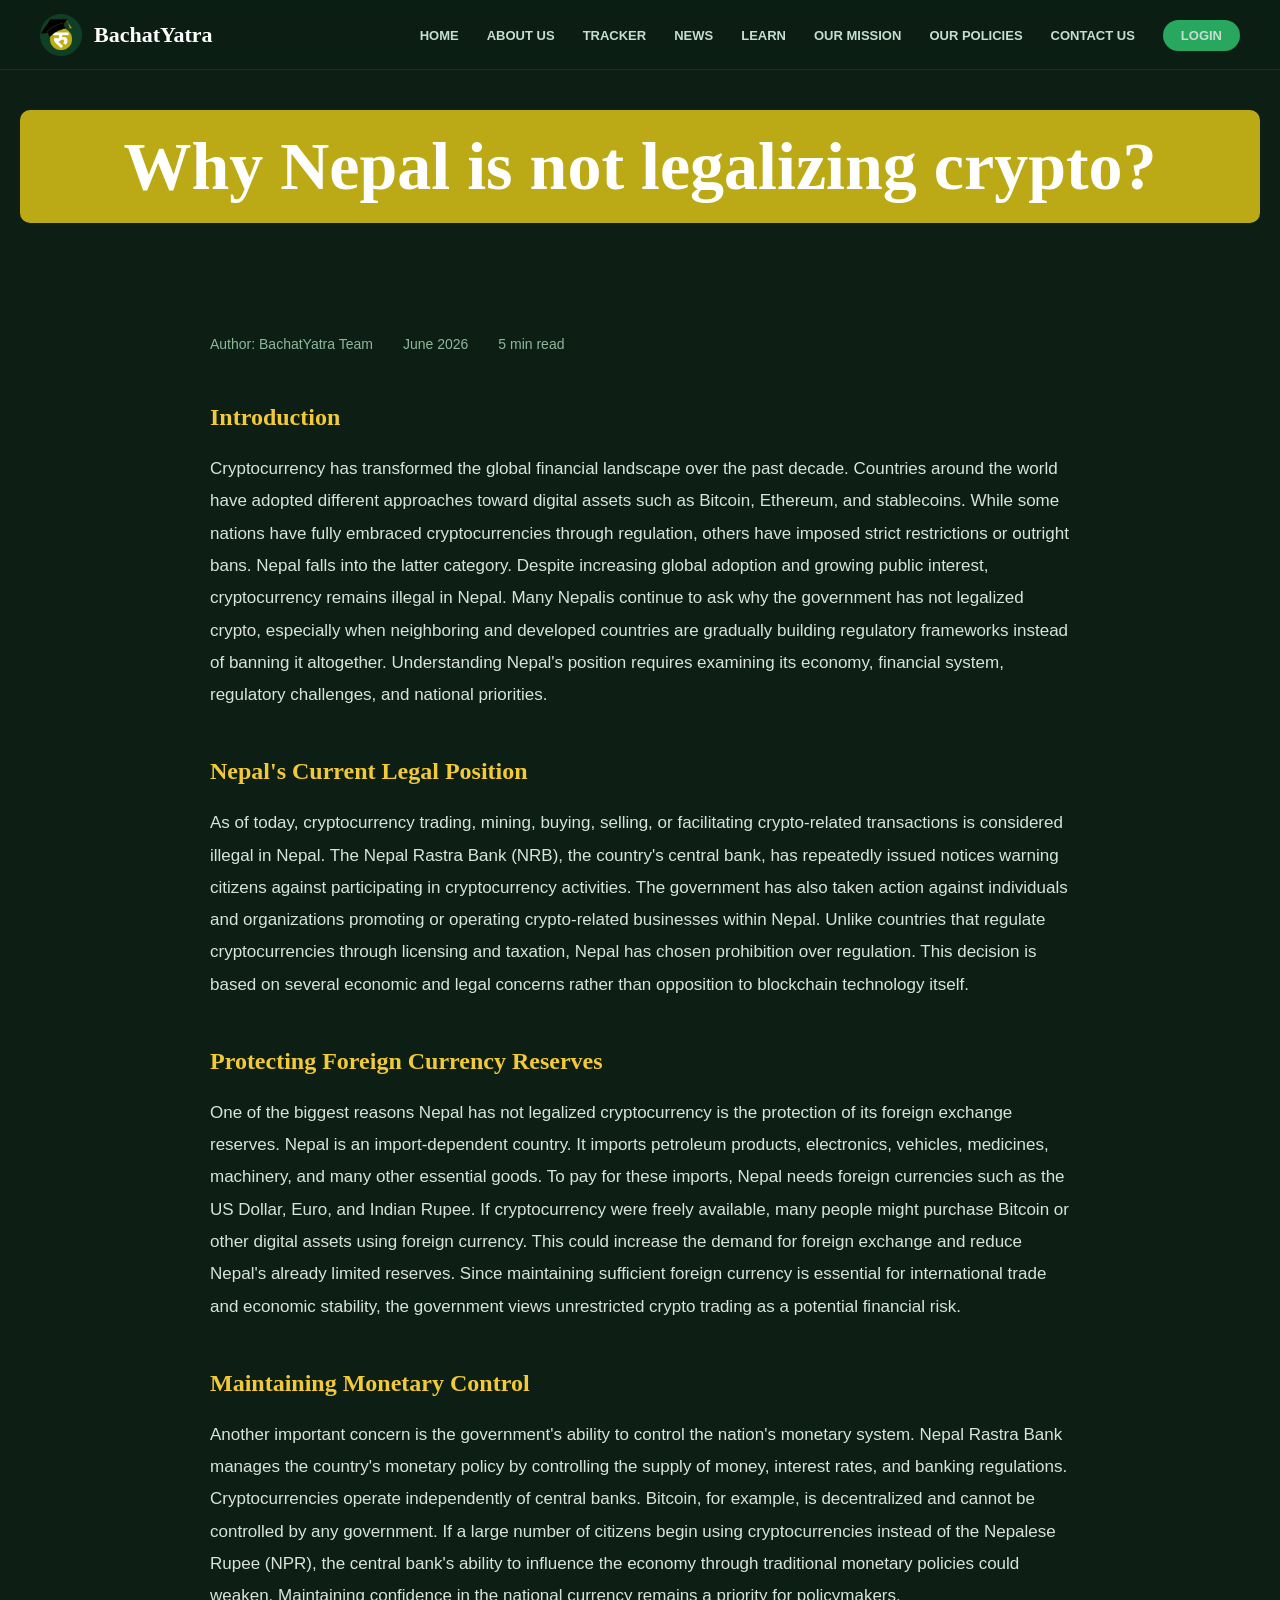
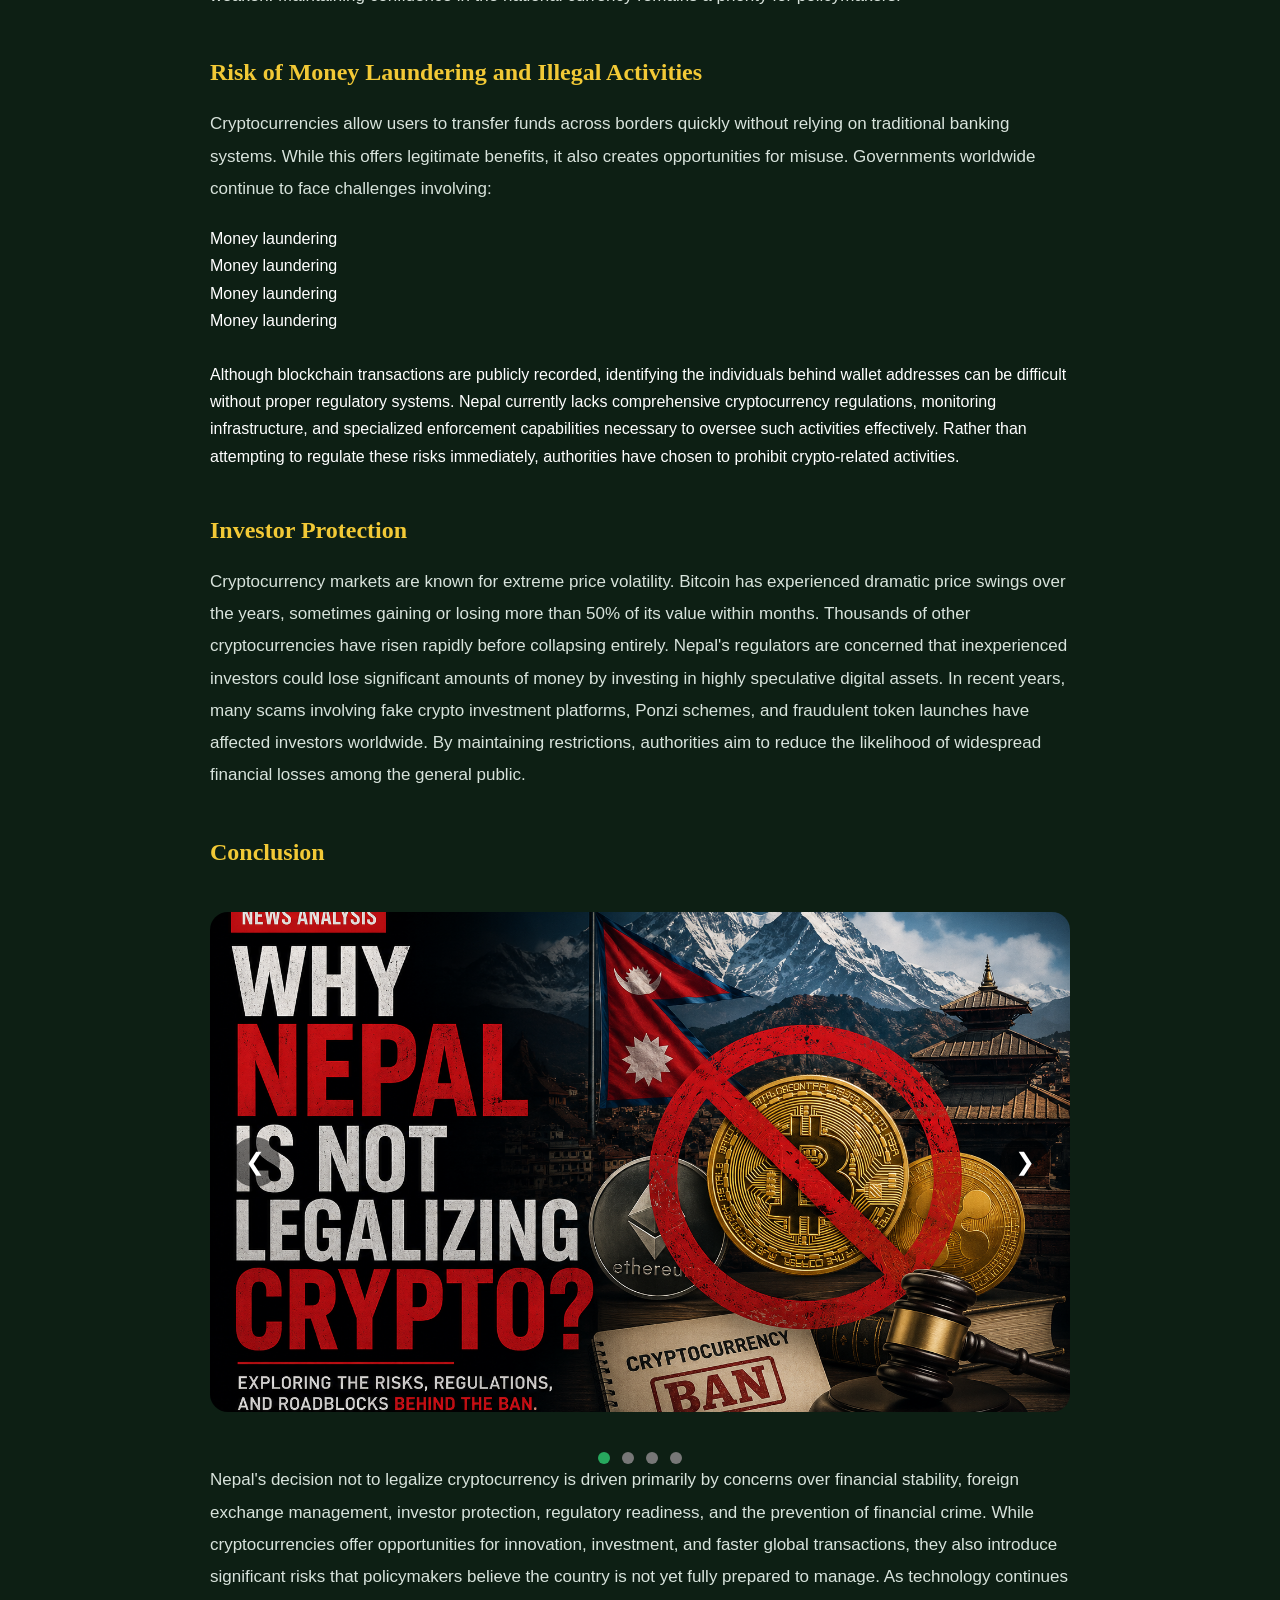
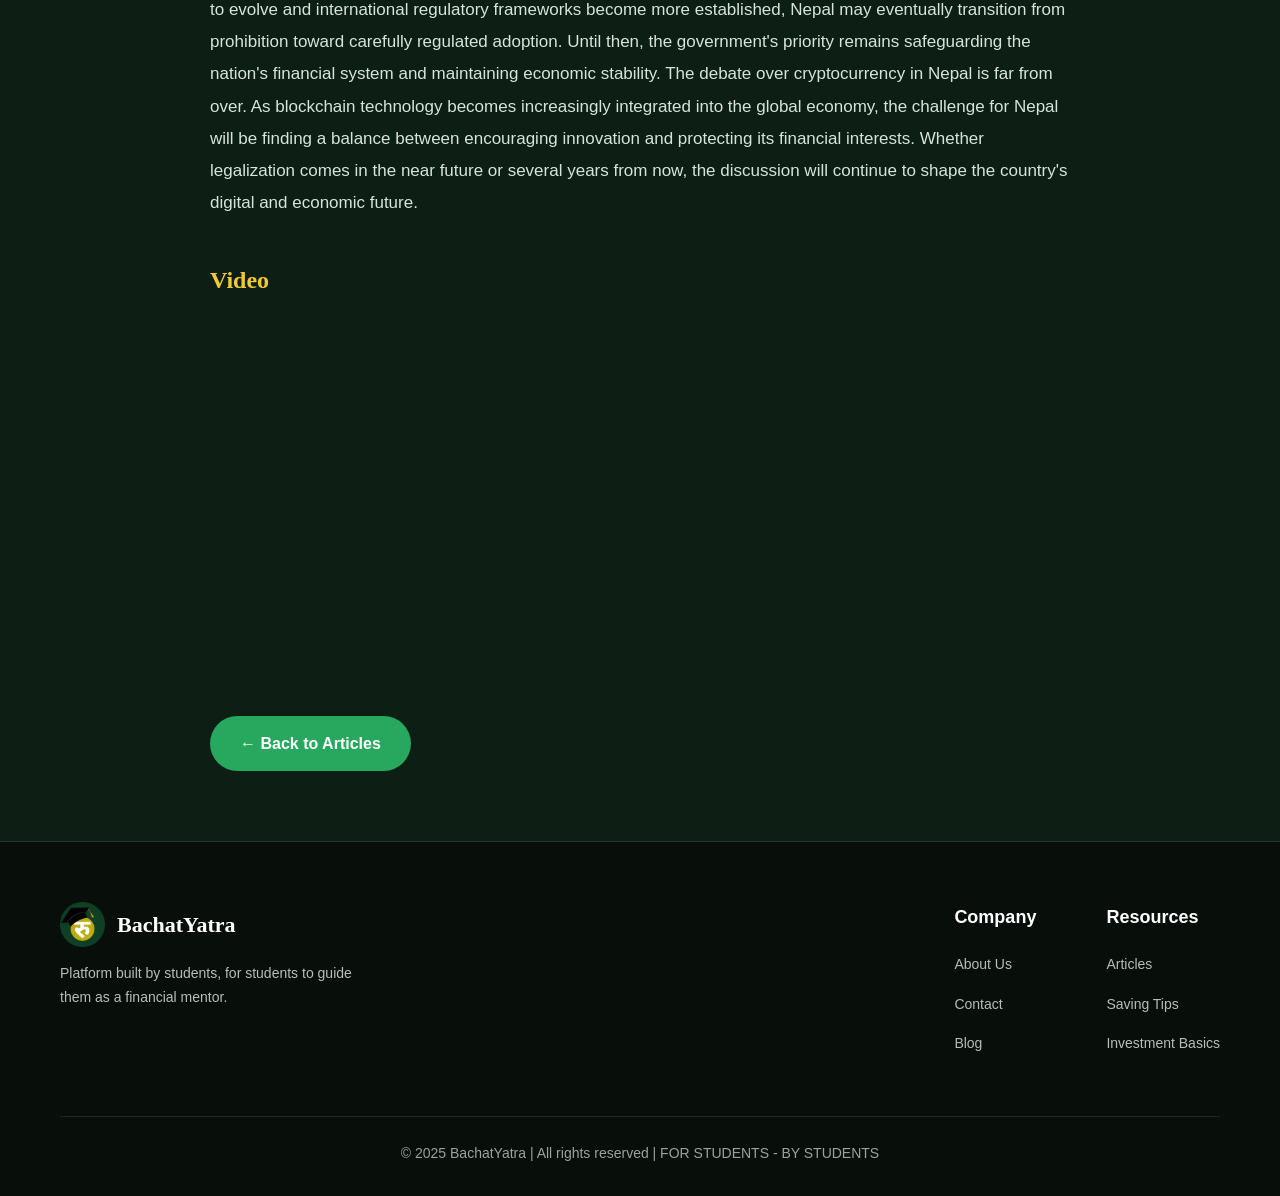
<file: HTML/news-article1.html>
<!DOCTYPE html>
<html lang="en">
<head>
    <meta charset="UTF-8">
    <meta name="viewport" content="width=device-width, initial-scale=1.0">
    <title>How to Save Money as a Student | BachatYatra</title>

    <link rel="stylesheet" href="../CSS/news-article.css">
</head>

<body>

<!-- NAVBAR -->

<nav class="nav-bar">
    <div class="logo">
        <div class="logo-icon">
            <img src="../Assets/BachatYatra-Logo.png" alt="BY">
        </div>
        <span class="brand-name">BachatYatra</span>
    </div>

    <!-- Hamburger -->
    <div class="hamburger" id="hamburger">
        <span></span>
        <span></span>
        <span></span>
    </div>

    <ul class="nav-links" id="navLinks">
        <li><a href="home.html">HOME</a></li>
        <li><a href="about.html">ABOUT US</a></li>
        <li><a href="tracker.html">TRACKER</a></li>
        <li><a href="news.html">NEWS</a></li>
        <li><a href="learn.html">LEARN</a></li>
        <li><a href="mission.html">OUR MISSION</a></li>
        <li><a href="policy.html">OUR POLICIES</a></li>
        <li><a href="contact.html">CONTACT US</a></li>
        <li><a href="login.html" class="nav-login">LOGIN</a></li>
    </ul>
</nav>



<!-- HERO -->

<section class="article-hero">

    <div class="hero-content">

        <h1>Why Nepal is not legalizing crypto?</h1>

    </div>

</section>


<!-- ARTICLE -->

<section class="article-container">

    <div class="article-meta">

        <span>Author: BachatYatra Team</span>

        <span>June 2026</span>

        <span>5 min read</span>

    </div>


    <div class="article-content">

        <h2>Introduction</h2>

        <p>
            Cryptocurrency has transformed the global financial landscape over the past decade. Countries around the world have adopted different approaches toward digital assets such as Bitcoin, Ethereum, and stablecoins. While some nations have fully embraced cryptocurrencies through regulation, others have imposed strict restrictions or outright bans. Nepal falls into the latter category.

Despite increasing global adoption and growing public interest, cryptocurrency remains illegal in Nepal. Many Nepalis continue to ask why the government has not legalized crypto, especially when neighboring and developed countries are gradually building regulatory frameworks instead of banning it altogether. Understanding Nepal's position requires examining its economy, financial system, regulatory challenges, and national priorities.
        </p>


        <h2>Nepal's Current Legal Position</h2>

        <p>
            As of today, cryptocurrency trading, mining, buying, selling, or facilitating crypto-related transactions is considered illegal in Nepal. The Nepal Rastra Bank (NRB), the country's central bank, has repeatedly issued notices warning citizens against participating in cryptocurrency activities. The government has also taken action against individuals and organizations promoting or operating crypto-related businesses within Nepal.

Unlike countries that regulate cryptocurrencies through licensing and taxation, Nepal has chosen prohibition over regulation. This decision is based on several economic and legal concerns rather than opposition to blockchain technology itself.
        </p>


        <h2>Protecting Foreign Currency Reserves</h2>



        <p>
            One of the biggest reasons Nepal has not legalized cryptocurrency is the protection of its foreign exchange reserves.

Nepal is an import-dependent country. It imports petroleum products, electronics, vehicles, medicines, machinery, and many other essential goods. To pay for these imports, Nepal needs foreign currencies such as the US Dollar, Euro, and Indian Rupee.

If cryptocurrency were freely available, many people might purchase Bitcoin or other digital assets using foreign currency. This could increase the demand for foreign exchange and reduce Nepal's already limited reserves. Since maintaining sufficient foreign currency is essential for international trade and economic stability, the government views unrestricted crypto trading as a potential financial risk.
        </p>


        <h2>Maintaining Monetary Control</h2>

        <p>
           Another important concern is the government's ability to control the nation's monetary system.

Nepal Rastra Bank manages the country's monetary policy by controlling the supply of money, interest rates, and banking regulations. Cryptocurrencies operate independently of central banks. Bitcoin, for example, is decentralized and cannot be controlled by any government.

If a large number of citizens begin using cryptocurrencies instead of the Nepalese Rupee (NPR), the central bank's ability to influence the economy through traditional monetary policies could weaken. Maintaining confidence in the national currency remains a priority for policymakers.
        </p>


        <h2>Risk of Money Laundering and Illegal Activities</h2>

        <p>
            Cryptocurrencies allow users to transfer funds across borders quickly without relying on traditional banking systems. While this offers legitimate benefits, it also creates opportunities for misuse.

Governments worldwide continue to face challenges involving:
<ul class="p-list">
    <li>Money laundering</li>
    <li>Money laundering</li>
    <li>Money laundering</li>
    <li>Money laundering</li>
</ul>
<br>

Although blockchain transactions are publicly recorded, identifying the individuals behind wallet addresses can be difficult without proper regulatory systems. Nepal currently lacks comprehensive cryptocurrency regulations, monitoring infrastructure, and specialized enforcement capabilities necessary to oversee such activities effectively.

Rather than attempting to regulate these risks immediately, authorities have chosen to prohibit crypto-related activities.
        </p>


        <h2>Investor Protection</h2>

        <p>
            Cryptocurrency markets are known for extreme price volatility.

Bitcoin has experienced dramatic price swings over the years, sometimes gaining or losing more than 50% of its value within months. Thousands of other cryptocurrencies have risen rapidly before collapsing entirely.

Nepal's regulators are concerned that inexperienced investors could lose significant amounts of money by investing in highly speculative digital assets. In recent years, many scams involving fake crypto investment platforms, Ponzi schemes, and fraudulent token launches have affected investors worldwide.

By maintaining restrictions, authorities aim to reduce the likelihood of widespread financial losses among the general public.
        </p>


        <h2>Conclusion</h2>

        <div class="gallery-slider">

    <button class="slider-btn prev">&#10094;</button>

    <div class="slider">
        <img src="../Assets/news-article1.png" class="slide active" alt="Image 1">
        <img src="../Assets/news-article2.png" class="slide" alt="Image 2">
        <img src="../Assets/news-article3.png" class="slide" alt="Image 3">
        <img src="../Assets/news-article4.png" class="slide" alt="Image 4">
    </div>

    <button class="slider-btn next">&#10095;</button>

</div>

<div class="slider-dots">
    <span class="dot active"></span>
    <span class="dot"></span>
    <span class="dot"></span>
    <span class="dot"></span>
</div>

        <p>
           Nepal's decision not to legalize cryptocurrency is driven primarily by concerns over financial stability, foreign exchange management, investor protection, regulatory readiness, and the prevention of financial crime. While cryptocurrencies offer opportunities for innovation, investment, and faster global transactions, they also introduce significant risks that policymakers believe the country is not yet fully prepared to manage.

As technology continues to evolve and international regulatory frameworks become more established, Nepal may eventually transition from prohibition toward carefully regulated adoption. Until then, the government's priority remains safeguarding the nation's financial system and maintaining economic stability.

The debate over cryptocurrency in Nepal is far from over. As blockchain technology becomes increasingly integrated into the global economy, the challenge for Nepal will be finding a balance between encouraging innovation and protecting its financial interests. Whether legalization comes in the near future or several years from now, the discussion will continue to shape the country's digital and economic future.
        </p>

        <h2>Video</h2>
            <div class="video">
                <iframe width="560" height="315" src="https://www.youtube.com/embed/eBBJe8naLbw?si=DyCnfLtA092RASuB" title="YouTube video player" frameborder="0" allow="accelerometer; autoplay; clipboard-write; encrypted-media; gyroscope; picture-in-picture; web-share" referrerpolicy="strict-origin-when-cross-origin" allowfullscreen></iframe>
            </div>
    </div>


    <a href="learn.html" class="back-btn">
        ← Back to Articles
    </a>

</section>


<!-- FOOTER -->

<footer class="footer">

    <div class="footer-top">

        <div class="footer-brand">

            <div class="brand-logo">

                <img src="../Assets/BachatYatra-Logo.png" alt="Logo">

                <span class="brand-name">BachatYatra</span>

            </div>

            <p>
                Platform built by students, for students to guide them as a financial mentor.
            </p>

        </div>

        <div class="footer-links">

            <div class="footer-col">
                <h5>Company</h5>

                <ul>
                    <li><a href="#">About Us</a></li>
                    <li><a href="#">Contact</a></li>
                    <li><a href="#">Blog</a></li>
                </ul>
            </div>

            <div class="footer-col">
                <h5>Resources</h5>

                <ul>
                    <li><a href="#">Articles</a></li>
                    <li><a href="#">Saving Tips</a></li>
                    <li><a href="#">Investment Basics</a></li>
                </ul>
            </div>

        </div>

    </div>

    <div class="footer-bottom">

        <p>
            © 2025 BachatYatra | All rights reserved | FOR STUDENTS - BY STUDENTS
        </p>

    </div>

</footer>
<script>
const hamburger = document.getElementById("hamburger");
const navLinks = document.getElementById("navLinks");

hamburger.addEventListener("click", () => {
    hamburger.classList.toggle("active");
    navLinks.classList.toggle("active");
});
</script>

<script>
const slides = document.querySelectorAll(".slide");
const dots = document.querySelectorAll(".dot");
const next = document.querySelector(".next");
const prev = document.querySelector(".prev");

let current = 0;

function showSlide(index){

    slides.forEach(slide => slide.classList.remove("active"));
    dots.forEach(dot => dot.classList.remove("active"));

    slides[index].classList.add("active");
    dots[index].classList.add("active");

    current = index;
}

next.addEventListener("click",()=>{

    current++;

    if(current >= slides.length){
        current = 0;
    }

    showSlide(current);

});

prev.addEventListener("click",()=>{

    current--;

    if(current < 0){
        current = slides.length - 1;
    }

    showSlide(current);

});

dots.forEach((dot,index)=>{

    dot.addEventListener("click",()=>{

        showSlide(index);

    });

});

// Auto Slide
setInterval(()=>{

    current++;

    if(current >= slides.length){
        current = 0;
    }

    showSlide(current);

},4000);
</script>
</body>
</html>
</file>
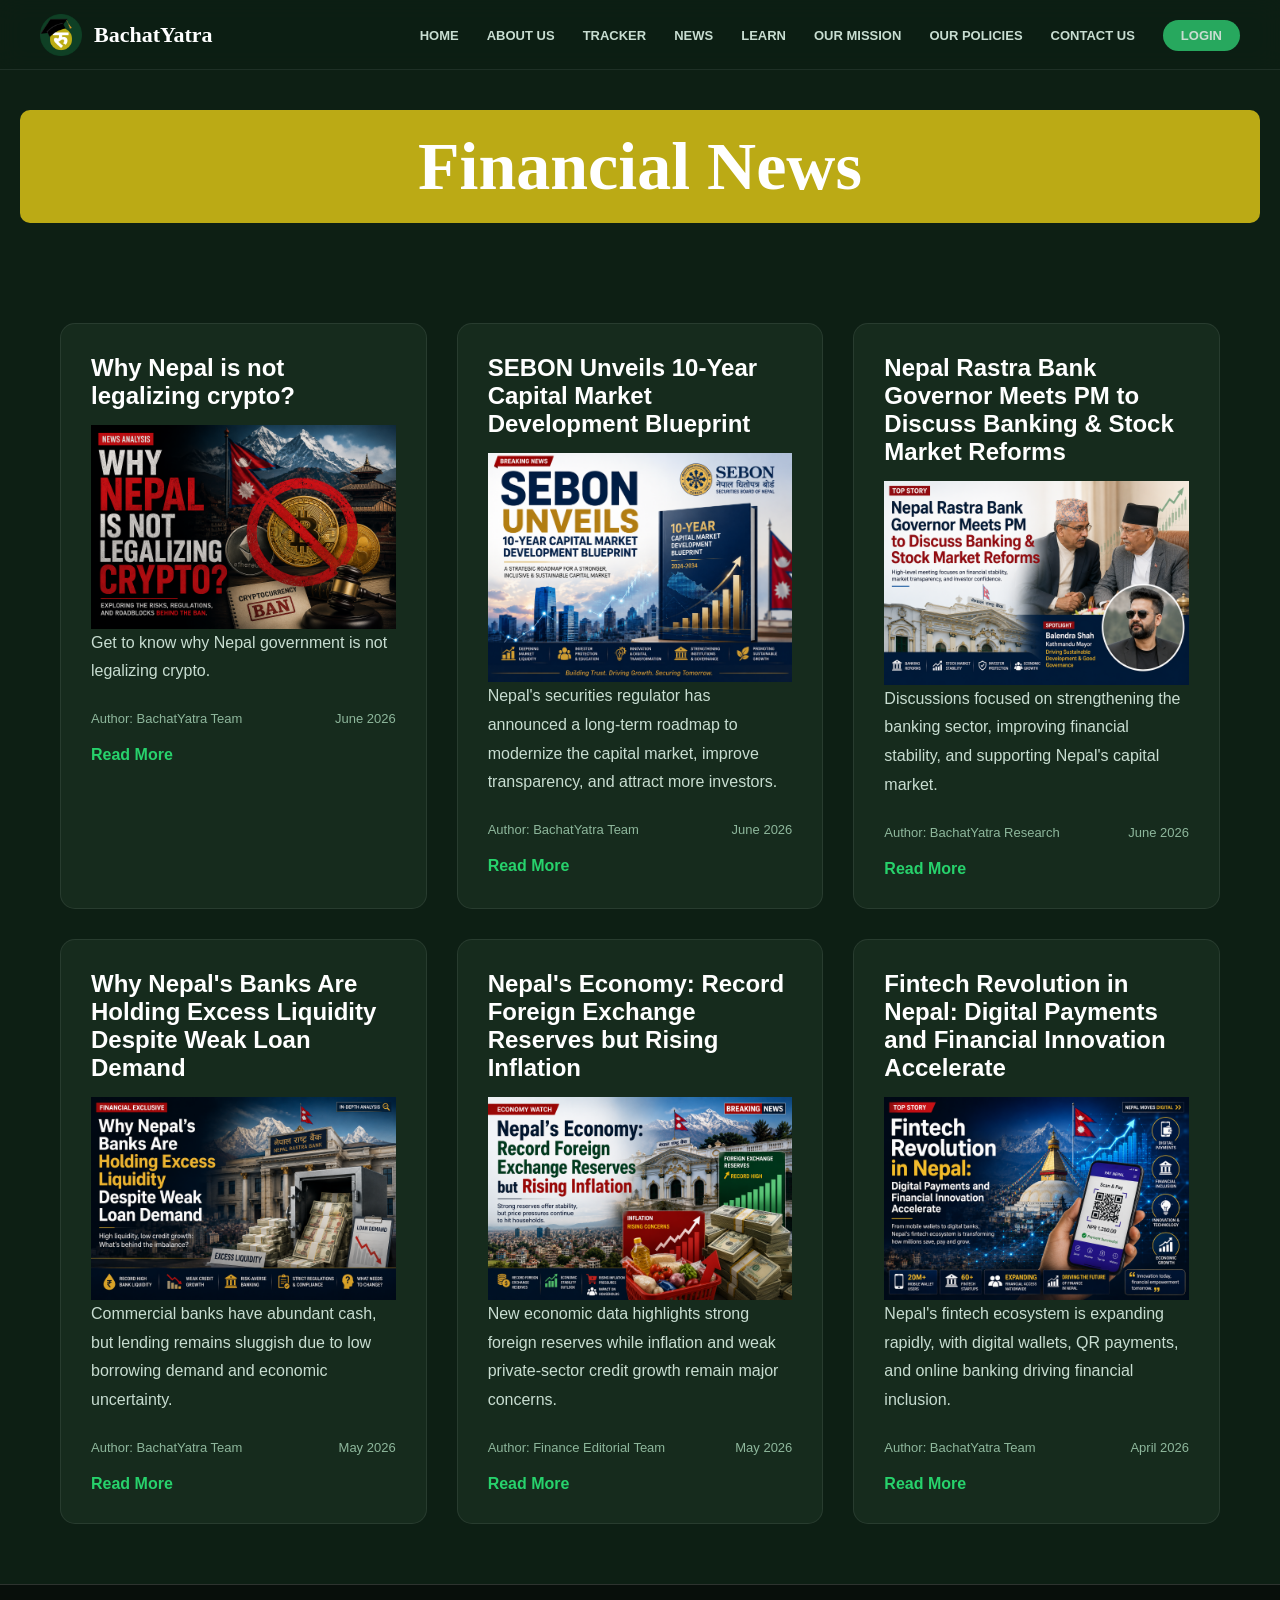
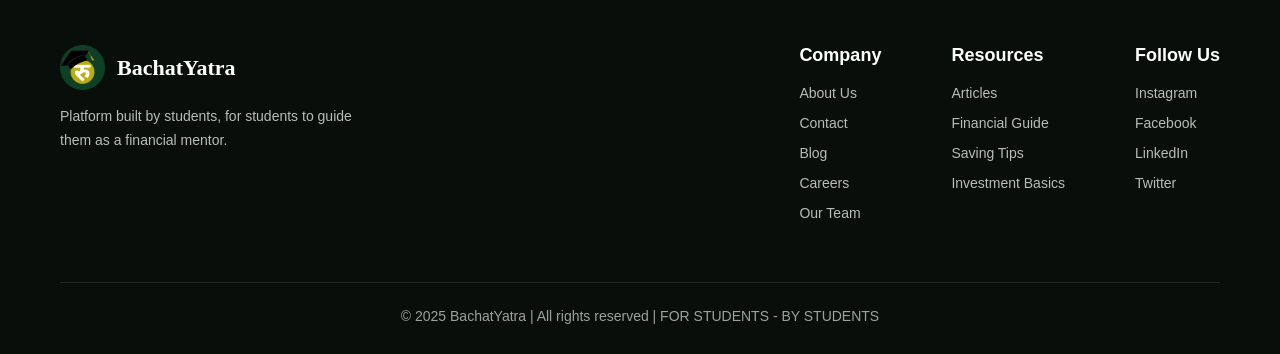
<file: HTML/news.html>
<!DOCTYPE html>
<html lang="en">
<head>
    <meta charset="UTF-8">
    <meta name="viewport" content="width=device-width, initial-scale=1.0">
    <title>Financial Articles | BachatYatra</title>
    <link rel="stylesheet" href="../CSS/learn.css">
</head>

<body>

<nav class="nav-bar">
    <div class="logo">
        <div class="logo-icon">
            <img src="../Assets/BachatYatra-Logo.png" alt="BY">
        </div>
        <span class="brand-name">BachatYatra</span>
    </div>

    <!-- Hamburger -->
    <div class="hamburger" id="hamburger">
        <span></span>
        <span></span>
        <span></span>
    </div>

    <ul class="nav-links" id="navLinks">
        <li><a href="home.html">HOME</a></li>
        <li><a href="about.html">ABOUT US</a></li>
        <li><a href="tracker.html">TRACKER</a></li>
        <li><a href="news.html">NEWS</a></li>
        <li><a href="learn.html">LEARN</a></li>
        <li><a href="mission.html">OUR MISSION</a></li>
        <li><a href="policy.html">OUR POLICIES</a></li>
        <li><a href="contact.html">CONTACT US</a></li>
        <li><a href="login.html" class="nav-login">LOGIN</a></li>
    </ul>
</nav>


<section class="main">
    <div class="main-content">
            <h2 class="main-text">Financial News</h2>
    </div>

</section>


<section class="articles">

    <div class="article-card">

        <h2>Why Nepal is not legalizing crypto?</h2>

        <div class="article1-img">
            <img src="../Assets/news-article1.png" alt="img">
        </div>

        <p>
            Get to know why Nepal government is not legalizing crypto.
        </p>

        <div class="article-footer">
            <span>Author: BachatYatra Team</span>
            <span>June 2026</span>
        </div>

        <a href="news-article1.html">Read More</a>

    </div>


    <div class="article-card">

        <h2>SEBON Unveils 10-Year Capital Market Development Blueprint</h2>

        <div class="article2-img">
            <img src="../Assets/news-article2.png" alt="img">
        </div>

        <p>
           Nepal's securities regulator has announced a long-term roadmap to modernize the capital market, improve transparency, and attract more investors.
        </p>

        <div class="article-footer">
            <span>Author: BachatYatra Team</span>
            <span>June 2026</span>
        </div>

        <a href="article2.html">Read More</a>

    </div>


    <div class="article-card">

        <h2>Nepal Rastra Bank Governor Meets PM to Discuss Banking & Stock Market Reforms</h2>

        <div class="article3-img">
            <img src="../Assets/news-article3.png" alt="img">
        </div>

        <p>
            Discussions focused on strengthening the banking sector, improving financial stability, and supporting Nepal's capital market.
        </p>

        <div class="article-footer">
            <span>Author: BachatYatra Research</span>
            <span>June 2026</span>
        </div>

        <a href="#">Read More</a>

    </div>

    <div class="article-card">

        <h2>Why Nepal's Banks Are Holding Excess Liquidity Despite Weak Loan Demand</h2>

        <div class="article4-img">
            <img src="../Assets/news-article4.png" alt="img">
        </div>

        <p>
            Commercial banks have abundant cash, but lending remains sluggish due to low borrowing demand and economic uncertainty.
        </p>

        <div class="article-footer">
            <span>Author: BachatYatra Team</span>
            <span>May 2026</span>
        </div>

        <a href="#">Read More</a>

    </div>


    <div class="article-card">

        <h2>Nepal's Economy: Record Foreign Exchange Reserves but Rising Inflation</h2>

        <div class="article5-img">
            <img src="../Assets/news-article5.png" alt="img">
        </div>

        <p>
           New economic data highlights strong foreign reserves while inflation and weak private-sector credit growth remain major concerns.
        </p>

        <div class="article-footer">
            <span>Author: Finance Editorial Team</span>
            <span>May 2026</span>
        </div>

        <a href="#">Read More</a>

    </div>

    <div class="article-card">

        <h2>Fintech Revolution in Nepal: Digital Payments and Financial Innovation Accelerate</h2>

        <div class="article6-img">
            <img src="../Assets/news-article6.png" alt="img">
        </div>

        <p>
            Nepal's fintech ecosystem is expanding rapidly, with digital wallets, QR payments, and online banking driving financial inclusion.
        </p>

        <div class="article-footer">
            <span>Author: BachatYatra Team</span>
            <span>April 2026</span>
        </div>

        <a href="#">Read More</a>

    </div>

</section>

<footer class="footer">

    <div class="footer-top">

        <!-- Brand -->
        <div class="footer-brand">

            <div class="brand-logo">
                <img src="../Assets/BachatYatra-Logo.png" alt="BachatYatra Logo">
                <span class="brand-name">BachatYatra</span>
            </div>

            <p>
                Platform built by students, for students to guide them as a financial mentor.
            </p>

        </div>


        <!-- Footer Links -->
        <div class="footer-links">

            <div class="footer-col">
                <h5>Company</h5>
                <ul>
                    <li><a href="#">About Us</a></li>
                    <li><a href="#">Contact</a></li>
                    <li><a href="#">Blog</a></li>
                    <li><a href="#">Careers</a></li>
                    <li><a href="#">Our Team</a></li>
                </ul>
            </div>


            <div class="footer-col">
                <h5>Resources</h5>
                <ul>
                    <li><a href="#">Articles</a></li>
                    <li><a href="#">Financial Guide</a></li>
                    <li><a href="#">Saving Tips</a></li>
                    <li><a href="#">Investment Basics</a></li>
                </ul>
            </div>


            <div class="footer-col">
                <h5>Follow Us</h5>
                <ul>
                    <li><a href="#">Instagram</a></li>
                    <li><a href="#">Facebook</a></li>
                    <li><a href="#">LinkedIn</a></li>
                    <li><a href="#">Twitter</a></li>
                </ul>
            </div>

        </div>

    </div>


    <div class="footer-bottom">
        <p>
            © 2025 BachatYatra | All rights reserved | FOR STUDENTS - BY STUDENTS
        </p>
    </div>

</footer>
<script>
const hamburger = document.getElementById("hamburger");
const navLinks = document.getElementById("navLinks");

hamburger.addEventListener("click", () => {
    hamburger.classList.toggle("active");
    navLinks.classList.toggle("active");
});
</script>
</body>
</html>
</file>
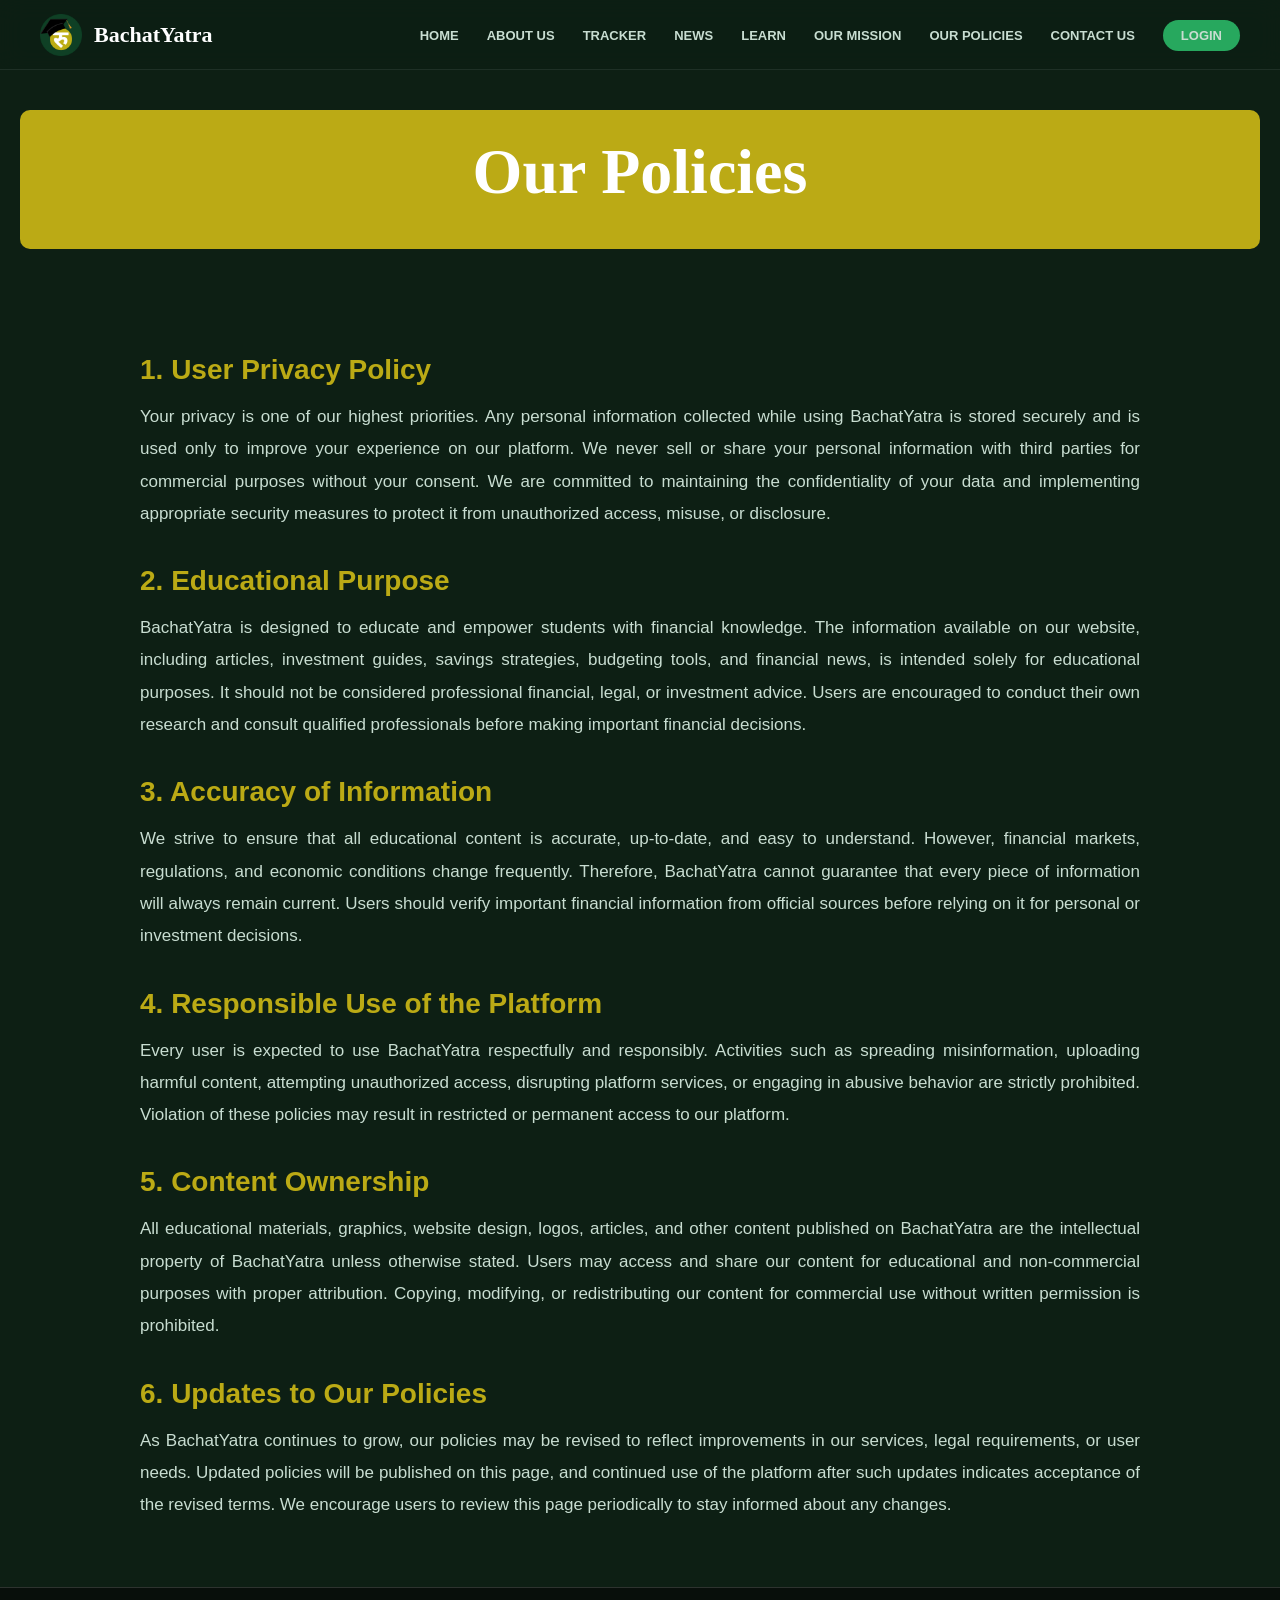
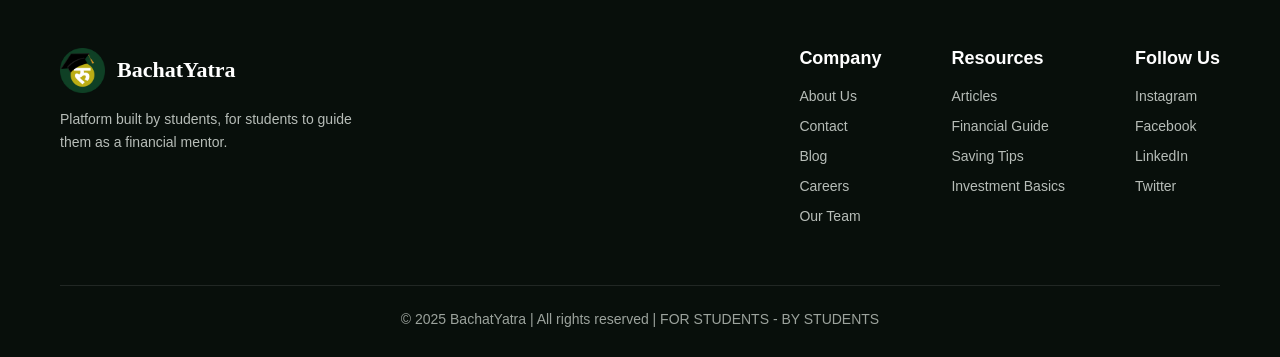
<file: HTML/policy.html>
<!DOCTYPE html>
<html lang="en">
<head>
    <meta charset="UTF-8">
    <meta name="viewport" content="width=device-width, initial-scale=1.0">
    <title>Our Policies | BachatYatra</title>
    <link rel="stylesheet" href="../CSS/policy.css">
</head>

<body>

    <nav class="nav-bar">
    <div class="logo">
        <div class="logo-icon">
            <img src="../Assets/BachatYatra-Logo.png" alt="BY">
        </div>
        <span class="brand-name">BachatYatra</span>
    </div>

    <!-- Hamburger -->
    <div class="hamburger" id="hamburger">
        <span></span>
        <span></span>
        <span></span>
    </div>

    <ul class="nav-links" id="navLinks">
        <li><a href="home.html">HOME</a></li>
        <li><a href="about.html">ABOUT US</a></li>
        <li><a href="tracker.html">TRACKER</a></li>
        <li><a href="news.html">NEWS</a></li>
        <li><a href="learn.html">LEARN</a></li>
        <li><a href="mission.html">OUR MISSION</a></li>
        <li><a href="policy.html">OUR POLICIES</a></li>
        <li><a href="contact.html">CONTACT US</a></li>
        <li><a href="login.html" class="nav-login">LOGIN</a></li>
    </ul>
</nav>

    <section class="main">

        <div class="policy-header">
            <h1>Our Policies</h1>
        </div>

        <div class="policy-content">

            <h2>1. User Privacy Policy</h2>

            <p>
                Your privacy is one of our highest priorities. Any personal
                information collected while using BachatYatra is stored securely
                and is used only to improve your experience on our platform.
                We never sell or share your personal information with third
                parties for commercial purposes without your consent. We are
                committed to maintaining the confidentiality of your data and
                implementing appropriate security measures to protect it from
                unauthorized access, misuse, or disclosure.
            </p>

            <h2>2. Educational Purpose</h2>

            <p>
                BachatYatra is designed to educate and empower students with
                financial knowledge. The information available on our website,
                including articles, investment guides, savings strategies,
                budgeting tools, and financial news, is intended solely for
                educational purposes. It should not be considered professional
                financial, legal, or investment advice. Users are encouraged to
                conduct their own research and consult qualified professionals
                before making important financial decisions.
            </p>

            <h2>3. Accuracy of Information</h2>

            <p>
                We strive to ensure that all educational content is accurate,
                up-to-date, and easy to understand. However, financial markets,
                regulations, and economic conditions change frequently.
                Therefore, BachatYatra cannot guarantee that every piece of
                information will always remain current. Users should verify
                important financial information from official sources before
                relying on it for personal or investment decisions.
            </p>

            <h2>4. Responsible Use of the Platform</h2>

            <p>
                Every user is expected to use BachatYatra respectfully and
                responsibly. Activities such as spreading misinformation,
                uploading harmful content, attempting unauthorized access,
                disrupting platform services, or engaging in abusive behavior
                are strictly prohibited. Violation of these policies may result
                in restricted or permanent access to our platform.
            </p>

            <h2>5. Content Ownership</h2>

            <p>
                All educational materials, graphics, website design, logos,
                articles, and other content published on BachatYatra are the
                intellectual property of BachatYatra unless otherwise stated.
                Users may access and share our content for educational and
                non-commercial purposes with proper attribution. Copying,
                modifying, or redistributing our content for commercial use
                without written permission is prohibited.
            </p>

            <h2>6. Updates to Our Policies</h2>

            <p>
                As BachatYatra continues to grow, our policies may be revised
                to reflect improvements in our services, legal requirements,
                or user needs. Updated policies will be published on this page,
                and continued use of the platform after such updates indicates
                acceptance of the revised terms. We encourage users to review
                this page periodically to stay informed about any changes.
            </p>

        </div>

    </section>

   <footer class="footer">

    <div class="footer-top">

        <!-- Brand -->
        <div class="footer-brand">

            <div class="brand-logo">
                <img src="../Assets/BachatYatra-Logo.png" alt="BachatYatra Logo">
                <span class="brand-name">BachatYatra</span>
            </div>

            <p>
                Platform built by students, for students to guide them as a financial mentor.
            </p>

        </div>


        <!-- Footer Links -->
        <div class="footer-links">

            <div class="footer-col">
                <h5>Company</h5>
                <ul>
                    <li><a href="#">About Us</a></li>
                    <li><a href="#">Contact</a></li>
                    <li><a href="#">Blog</a></li>
                    <li><a href="#">Careers</a></li>
                    <li><a href="#">Our Team</a></li>
                </ul>
            </div>


            <div class="footer-col">
                <h5>Resources</h5>
                <ul>
                    <li><a href="#">Articles</a></li>
                    <li><a href="#">Financial Guide</a></li>
                    <li><a href="#">Saving Tips</a></li>
                    <li><a href="#">Investment Basics</a></li>
                </ul>
            </div>


            <div class="footer-col">
                <h5>Follow Us</h5>
                <ul>
                    <li><a href="#">Instagram</a></li>
                    <li><a href="#">Facebook</a></li>
                    <li><a href="#">LinkedIn</a></li>
                    <li><a href="#">Twitter</a></li>
                </ul>
            </div>

        </div>

    </div>


    <div class="footer-bottom">
        <p>
            © 2025 BachatYatra | All rights reserved | FOR STUDENTS - BY STUDENTS
        </p>
    </div>

</footer>
<script>
const hamburger = document.getElementById("hamburger");
const navLinks = document.getElementById("navLinks");

hamburger.addEventListener("click", () => {
    hamburger.classList.toggle("active");
    navLinks.classList.toggle("active");
});
</script>
</body>
</html>
</file>
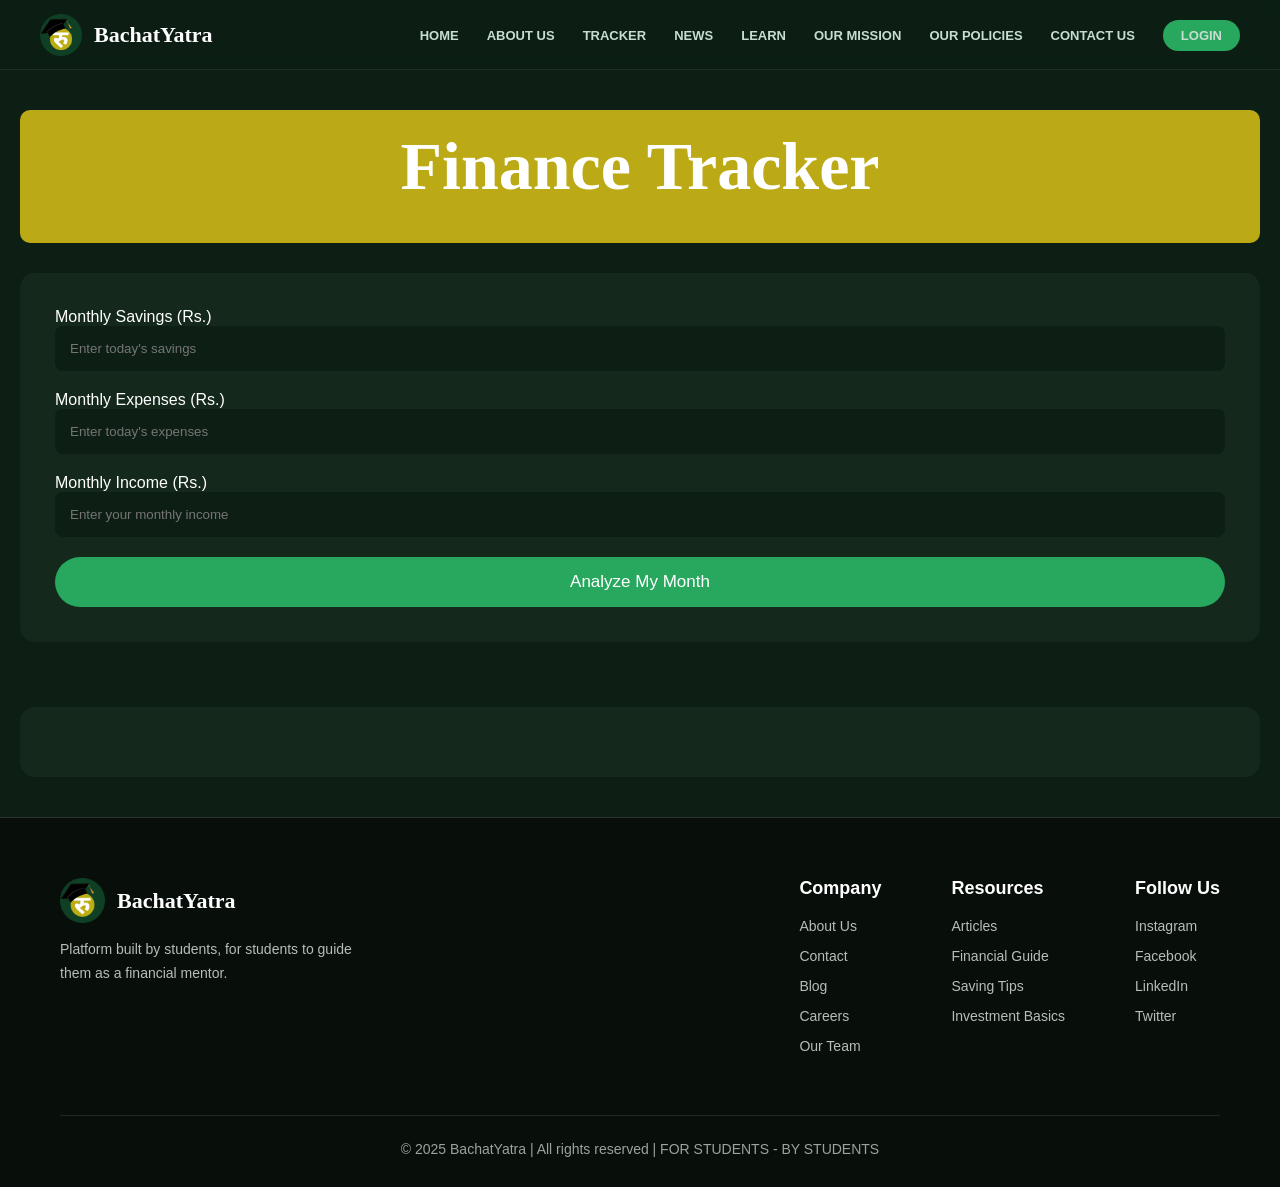
<file: HTML/tracker.html>
<!DOCTYPE html>
<html lang="en">
<head>
    <meta charset="UTF-8">
    <meta name="viewport" content="width=device-width, initial-scale=1.0">
    <title>BachatYatra - GenZ don't only spend, we also track and save.</title>
    <link rel="stylesheet" href="../CSS/tracker.css"> <!--NEED TO BE ADDED-->
</head>
<body>
    <nav class="nav-bar">
    <div class="logo">
        <div class="logo-icon">
            <img src="../Assets/BachatYatra-Logo.png" alt="BY">
        </div>
        <span class="brand-name">BachatYatra</span>
    </div>

    <!-- Hamburger -->
    <div class="hamburger" id="hamburger">
        <span></span>
        <span></span>
        <span></span>
    </div>

    <ul class="nav-links" id="navLinks">
        <li><a href="home.html">HOME</a></li>
        <li><a href="about.html">ABOUT US</a></li>
        <li><a href="tracker.html">TRACKER</a></li>
        <li><a href="news.html">NEWS</a></li>
        <li><a href="learn.html">LEARN</a></li>
        <li><a href="mission.html">OUR MISSION</a></li>
        <li><a href="policy.html">OUR POLICIES</a></li>
        <li><a href="contact.html">CONTACT US</a></li>
        <li><a href="login.html" class="nav-login">LOGIN</a></li>
    </ul>
</nav>

<body>

    <section class="finance-page">

        <div class="finance-header">
            <h1>Finance Tracker</h1>
        </div>

        <div class="finance-card">

            <div class="input-group">
                <label for="saving">Monthly Savings (Rs.)</label>
                <input
                    type="number"
                    id="saving"
                    placeholder="Enter today's savings">
            </div>

            <div class="input-group">
                <label for="expense">Monthly Expenses (Rs.)</label>
                <input
                    type="number"
                    id="expense"
                    placeholder="Enter today's expenses">
            </div>

            <div class="input-group">
                <label for="income">Monthly Income (Rs.)</label>
                <input
                    type="number"
                    id="income"
                    placeholder="Enter your monthly income">
            </div>

            <button id="analyzeBtn">
                Analyze My Month
            </button>

        </div>

        <div id="result" class="result-card"></div>

    </section>

    <footer class="footer">

    <div class="footer-top">

        <!-- Brand -->
        <div class="footer-brand">

            <div class="brand-logo">
                <img src="../Assets/BachatYatra-Logo.png" alt="BachatYatra Logo">
                <span class="brand-name">BachatYatra</span>
            </div>

            <p>
                Platform built by students, for students to guide them as a financial mentor.
            </p>

        </div>


        <!-- Footer Links -->
        <div class="footer-links">

            <div class="footer-col">
                <h5>Company</h5>
                <ul>
                    <li><a href="#">About Us</a></li>
                    <li><a href="#">Contact</a></li>
                    <li><a href="#">Blog</a></li>
                    <li><a href="#">Careers</a></li>
                    <li><a href="#">Our Team</a></li>
                </ul>
            </div>


            <div class="footer-col">
                <h5>Resources</h5>
                <ul>
                    <li><a href="#">Articles</a></li>
                    <li><a href="#">Financial Guide</a></li>
                    <li><a href="#">Saving Tips</a></li>
                    <li><a href="#">Investment Basics</a></li>
                </ul>
            </div>


            <div class="footer-col">
                <h5>Follow Us</h5>
                <ul>
                    <li><a href="#">Instagram</a></li>
                    <li><a href="#">Facebook</a></li>
                    <li><a href="#">LinkedIn</a></li>
                    <li><a href="#">Twitter</a></li>
                </ul>
            </div>

        </div>

    </div>


    <div class="footer-bottom">
        <p>
            © 2025 BachatYatra | All rights reserved | FOR STUDENTS - BY STUDENTS
        </p>
    </div>

</footer>

<script src="../js/tracker.js"></script>
<script>
const hamburger = document.getElementById("hamburger");
const navLinks = document.getElementById("navLinks");

hamburger.addEventListener("click", () => {
    hamburger.classList.toggle("active");
    navLinks.classList.toggle("active");
});
</script>
</body>
</html>
</file>
<file: CSS/about.css>
*,
*::before,
*::after{
    box-sizing:border-box;
    margin:0;
    padding:0;
}


html{
    scroll-behavior:smooth;
}



body{

    font-family:'Nunito',sans-serif;
    background:#0d1f14;
    color:white;
    line-height:1.7;
}



a{
    text-decoration:none;
    color:inherit;
}

ul{
    list-style:none;
}

img{
    max-width:100%;
    display:block;
}

.nav-bar{
    position:sticky;
    top:0;
    z-index:100;
    display:flex;
    align-items:center;
    height:70px;
    padding:0 40px;
    background:rgba(13,31,20,.92);
    backdrop-filter:blur(12px);
    border-bottom:1px solid rgba(255,255,255,.08);
}

.logo{
    display:flex;
    align-items:center;
    gap:12px;
    margin-right:auto;
}

.logo-icon{
    width:42px;
    height:42px;
}

.brand-name{
    font-family:'Playfair Display',serif;
    font-size:22px;
    font-weight:700;
}

.nav-links{
    display:flex;
    gap:28px;
    align-items:center;
}

.nav-links a{
    color:#c8ddd1;
    font-size:13px;
    font-weight:700;
    transition:.3s;
}

.nav-links a:hover{
    color:#f5c518;
}

.nav-login{
    background:#27a85e;
    padding:8px 18px;
    border-radius:30px;
}

.nav-login:hover{
    background:#0f4025;
}





/* ================= ABOUT ================= */


.main{
    min-height: auto;
    display: flex;
    flex-direction: column;
    padding: 40px 20px;
    gap: 30px;

}



.about-content{

    background-color: #bbaa15;
    padding: 20px;
    border-radius: 10px;
    text-align: center;

}



.main-text{

    font-family: 'Playfair Display', serif;
    font-size: 68px;
    font-weight: 900;
    line-height: 1.08;
    color: white;
    margin-bottom: 20px;

}



.about-text{

    max-width:950px;

    margin:auto;

}



.about-text p{

    color:#c8ddd1;

    font-size:17px;

    text-align:justify;

}




/* ================= FOOTER ================= */


.footer{

    background:#080f0b;

    padding:60px 8% 30px;

    border-top:1px solid rgba(255,255,255,.15);

}



.footer-top{

    display:flex;

    justify-content:space-between;

    gap:60px;

    flex-wrap:wrap;

}




.footer-brand{

    max-width:300px;

}



.footer-logo{

    display:flex;

    align-items:center;

    gap:12px;

    margin-bottom:15px;

}



.footer-logo img{

    width:45px;

    height:45px;

    object-fit:contain;

}



.footer-logo span{

    font-size:22px;

    font-weight:700;

}



.footer-brand p{

    color:#b7bdb8;

    font-size:14px;

}





.footer-links{

    display:flex;

    gap:70px;

}



.footer-col h5{

    font-size:18px;

    margin-bottom:15px;

}



.footer-col li{

    margin-bottom:10px;

}



.footer-col a{

    color:#b7bdb8;

    font-size:14px;

}



.footer-col a:hover{

    color:white;

}





.footer-bottom{

    margin-top:40px;

    padding-top:20px;

    text-align:center;

    border-top:1px solid rgba(255,255,255,.1);

}



.footer-bottom p{

    color:#9ca39d;

    font-size:14px;

}





/* ================= RESPONSIVE ================= */


@media(max-width:900px){


.nav-bar{

    padding:0 25px;

}


.nav-links{

    display:none;

}


.main{

    padding:50px 25px;

}



.main-text{

    font-size:42px;

}



.footer-links{

    gap:35px;

}


}



@media(max-width:600px){


.footer-links{

    flex-direction:column;

}


.about-text p{

    text-align:left;

}



}
</file>
<file: CSS/article1.css>
/* ===========================
   GLOBAL
=========================== */

*,
*::before,
*::after{
    box-sizing:border-box;
    margin:0;
    padding:0;
}


html{
    scroll-behavior:smooth;
}



body{

    font-family:'Nunito',sans-serif;
    background:#0d1f14;
    color:white;
    line-height:1.7;
}



a{
    text-decoration:none;
    color:inherit;
}

ul{
    list-style:none;
}

img{
    max-width:100%;
    display:block;
}

.nav-bar{
    position:sticky;
    top:0;
    z-index:100;
    display:flex;
    align-items:center;
    height:70px;
    padding:0 40px;
    background:rgba(13,31,20,.92);
    backdrop-filter:blur(12px);
    border-bottom:1px solid rgba(255,255,255,.08);
}

.logo{
    display:flex;
    align-items:center;
    gap:12px;
    margin-right:auto;
}

.logo-icon{
    width:42px;
    height:42px;
}

.brand-name{
    font-family:'Playfair Display',serif;
    font-size:22px;
    font-weight:700;
}

.nav-links{
    display:flex;
    gap:28px;
    align-items:center;
}

.nav-links a{
    color:#c8ddd1;
    font-size:13px;
    font-weight:700;
    transition:.3s;
}

.nav-links a:hover{
    color:#f5c518;
}

.nav-login{
    background:#27a85e;
    padding:8px 18px;
    border-radius:30px;
}

.nav-login:hover{
    background:#0f4025;
}


/* ===========================
   HERO
=========================== */

.article-hero{
    min-height: auto;
    display: flex;
    flex-direction: column;
    padding: 40px 20px;
    gap: 30px;

}

.hero-content{
    background-color:#bbaa15;
    padding: 20px;
    border-radius: 10px;
    text-align: center;
}

.article-hero h1{
     font-family: 'Playfair Display', serif;
    font-size: 68px;
    font-weight: 900;
    line-height: 1.08;
    color: white;
    margin: 0px;
}



/* ===========================
   ARTICLE
=========================== */

.article-container{
    max-width:900px;
    margin:70px auto;
    padding:0 20px;
}

.article-meta{
    display:flex;
    gap:30px;
    flex-wrap:wrap;
    color:#8eb79c;
    margin-bottom:30px;
    font-size:14px;
}

.article-image{
    width:100%;
    border-radius:18px;
    margin-bottom:40px;
}

.article-content h2{
    color:#f2c936;
    margin:40px 0 15px;
    font-family:'Playfair Display',serif;
}

.article-content p{
    color:#d8e3dc;
    font-size:17px;
    line-height:1.9;
    margin-bottom:20px;
}

.back-btn{
    display:inline-block;
    margin-top:40px;
    padding:14px 30px;
    background:#27a85e;
    color:#fff;
    border-radius:40px;
    font-weight:bold;
    transition:.3s;
}

.back-btn:hover{
    background:#1c7d46;
}

.video {
    display: flex;
    justify-content: center;
    align-items: center;
    margin: 30px 0;
}

/* ===========================
   FOOTER
=========================== */

.footer{
    background:#080f0b;
    border-top:1px solid rgba(255,255,255,.15);
    padding:60px 60px 30px;
    color:white;
}

.footer-top{
    display:flex;
    justify-content:space-between;
    gap:60px;
    flex-wrap:wrap;
    margin-bottom:48px;
}

.footer-brand{
    max-width:300px;
}

.brand-logo{
    display:flex;
    align-items:center;
    gap:12px;
    margin-bottom:15px;
}

.brand-logo img{
    width:45px;
    height:45px;
    object-fit:contain;
}

.footer-brand p{
    color:#b7bdb8;
    font-size:14px;
    line-height:1.7;
}

.footer-links{
    display:flex;
    gap:70px;
    flex-wrap:wrap;
}

.footer-col h5{
    font-size:18px;
    margin-bottom:18px;
}

.footer-col ul{
    padding:0;
}

.footer-col ul li{
    margin-bottom:12px;
}

.footer-col ul li a{
    color:#b7bdb8;
    font-size:14px;
    transition:.3s;
}

.footer-col ul li a:hover{
    color:#fff;
}

.footer-bottom{
    border-top:1px solid rgba(255,255,255,.1);
    padding-top:25px;
    text-align:center;
}

.footer-bottom p{
    color:#9ca39d;
    font-size:14px;
}

/* ===========================
   RESPONSIVE
=========================== */

@media(max-width:992px){

    .article-hero h1{
        font-size:46px;
    }

    .nav-links{
        gap:16px;
    }

}

@media(max-width:768px){

    .nav-bar{
        padding:0 20px;
        flex-direction:column;
        height:auto;
        padding-top:15px;
        padding-bottom:15px;
        gap:15px;
    }

    .nav-links{
        flex-wrap:wrap;
        justify-content:center;
    }

    .article-hero{
        padding:60px 20px;
    }

    .article-hero h1{
        font-size:38px;
    }

    .article-meta{
        flex-direction:column;
        gap:10px;
    }

    .footer{
        padding:40px 25px 25px;
    }

    .footer-top{
        flex-direction:column;
        gap:35px;
    }

    .footer-links{
        gap:40px;
    }

}

@media(max-width:480px){

    .article-hero h1{
        font-size:30px;
    }

    .article-content p{
        font-size:16px;
    }

    .back-btn{
        width:100%;
        text-align:center;
    }

    .footer-links{
        flex-direction:column;
        gap:25px;
    }

    .hamburger{
    display:none;
    flex-direction:column;
    cursor:pointer;
    gap:6px;
}

.hamburger span{
    width:28px;
    height:3px;
    background:#fff;
    transition:.3s;
    border-radius:5px;
}

.hamburger.active span:nth-child(1){
    transform:translateY(9px) rotate(45deg);
}

.hamburger.active span:nth-child(2){
    opacity:0;
}

.hamburger.active span:nth-child(3){
    transform:translateY(-9px) rotate(-45deg);
}


/* ==========================
   LARGE TABLETS
========================== */

@media (max-width:1024px){

    .nav-bar{
        padding:0 25px;
    }

    .nav-links{
        gap:18px;
    }

    .main{
        padding:50px;
    }

    .main-title{
        font-size:56px;
    }

}


/* ==========================
   TABLETS
========================== */

@media (max-width:768px){

    .nav-bar{
        justify-content:space-between;
        padding:0 20px;
    }

    .hamburger{
        display:flex;
    }

    .nav-links{
        position:absolute;
        top:70px;
        left:0;
        width:100%;
        background:#0d1f14;
        flex-direction:column;
        align-items:center;
        gap:25px;
        padding:30px 0;
        display:none;
        border-top:1px solid rgba(255,255,255,.08);
    }

    .nav-links.active{
        display:flex;
    }

    .main{
        padding:40px 25px;
        justify-content:center;
        text-align:center;
        min-height:90vh;
        background-position:center;
    }

    .main-content{
        max-width:100%;
    }

    .main-title{
        font-size:48px;
    }

    .main-sub{
        max-width:100%;
        font-size:16px;
    }

}


/* ==========================
   MOBILE
========================== */

@media (max-width:480px){

    .brand-name{
        font-size:18px;
    }

    .logo-icon{
        width:36px;
        height:36px;
    }

    .main{
        padding:30px 18px;
    }

    .main-title{
        font-size:36px;
        line-height:1.2;
    }

    .main-sub{
        font-size:15px;
        line-height:1.6;
    }

    .nav-links a{
        font-size:15px;
    }

    .nav-login{
        width:85%;
        text-align:center;
    }

}

}
</file>
<file: CSS/contact.css>
*,
*::before,
*::after{
    box-sizing:border-box;
    margin:0;
    padding:0;
}

html{
    scroll-behavior:smooth;
}

body{
    font-family:'Nunito',sans-serif;
    background:#0d1f14;
    color:white;
    overflow-x:hidden;
}

a{
    text-decoration:none;
    color:inherit;
}

ul{
    list-style:none;
}

img{
    max-width:100%;
    display:block;
}

/* NAVBAR */

.nav-bar{
    position:sticky;
    top:0;
    z-index:100;
    display:flex;
    align-items:center;
    height:70px;
    padding:0 40px;
    background:rgba(13,31,20,.92);
    backdrop-filter:blur(12px);
    border-bottom:1px solid rgba(255,255,255,.08);
}

.logo{
    display:flex;
    align-items:center;
    gap:12px;
    margin-right:auto;
}

.logo-icon{
    width:42px;
    height:42px;
}

.brand-name{
    font-family:'Playfair Display',serif;
    font-size:22px;
    font-weight:700;
}

.nav-links{
    display:flex;
    gap:28px;
    align-items:center;
}

.nav-links a{
    color:#c8ddd1;
    font-size:13px;
    font-weight:700;
    transition:.3s;
}

.nav-links a:hover{
    color:#f5c518;
}

.nav-login{
    background:#27a85e;
    padding:8px 18px;
    border-radius:30px;
}

.nav-login:hover{
    background:#0f4025;
}


.main{
    min-height: auto;
    display: flex;
    flex-direction: column;
    padding: 40px 20px;
    gap: 30px;
}



.contact-header{
   background-color: #bbaa15;
    padding: 20px;
    border-radius: 10px;
    text-align: center;

}

.contact-header h1{
    font-family: 'Playfair Display', serif;
    font-size: 68px;
    font-weight: 900;
    line-height: 1.08;
    color: white;
    margin-bottom: 20px;
}

.contact-header p{
    color:#c8ddd1;
    max-width:750px;
    margin:auto;
    font-size:18px;
}

.contact-container{
    display:flex;
    justify-content:center;
    gap:35px;
    flex-wrap:wrap;
}

.contact-card{
    width:320px;
    background:#14281b;
    padding:35px;
    border-radius:15px;
    border:1px solid rgba(255,255,255,.08);
    text-align:center;
    transition:.3s;
}

.contact-card:hover{
    transform:translateY(-8px);
    border-color:#f2c936;
}

.contact-card h2{
    color:#f2c936;
    margin-bottom:20px;
}

.contact-card p{
    color:#b8d5c5;
    margin-bottom:20px;
}

.contact-card a{
    color:#27d26c;
    font-weight:bold;
    word-break:break-word;
}

.contact-card a:hover{
    color:#f5c518;
}

.footer {
    background-color: #080f0b;
    border-top: 1px solid rgba(255,255,255,0.15);
    padding: 60px 60px 30px;
    color: white;
}


/* Top Section */

.footer-top {
    display: flex;
    justify-content: space-between;
    gap: 60px;
    margin-bottom: 48px;
    flex-wrap: wrap;
}


/* Brand */

.footer-brand {
    max-width: 300px;
}


.brand-logo {
    display: flex;
    align-items: center;
    gap: 12px;
    margin-bottom: 15px;
}


.brand-logo img {
    width: 45px;
    height: 45px;
    object-fit: contain;
}


.brand-name {
    font-size: 22px;
    font-weight: 700;
}


.footer-brand p {
    color: #b7bdb8;
    font-size: 14px;
    line-height: 1.7;
}



/* Links */

.footer-links {
    display: flex;
    gap: 70px;
    flex-wrap: wrap;
}


.footer-col h5 {
    font-size:18px;
    margin-bottom:18px;
}


.footer-col ul {
    list-style:none;
    padding:0;
}


.footer-col ul li {
    margin-bottom:12px;
}


.footer-col ul li a {
    text-decoration:none;
    color:#b7bdb8;
    font-size:14px;
    transition:0.3s ease;
}


.footer-col ul li a:hover {
    color:white;
}



/* Bottom */

.footer-bottom {
    border-top:1px solid rgba(255,255,255,0.1);
    padding-top:25px;
    text-align:center;
}


.footer-bottom p {
    color:#9ca39d;
    font-size:14px;
}
/* CONTACT FORM */

.contact-form-section{
    max-width:850px;
    margin:20px auto;
    background:#14281b;
    padding:40px;
    border-radius:15px;
    border:1px solid rgba(255,255,255,.08);
}

.contact-form-section h2{
    text-align:center;
    margin-bottom:30px;
    color:#f5c518;
    font-size:32px;
}

.contact-form{
    display:flex;
    flex-direction:column;
    gap:22px;
}

.form-row{
    display:flex;
    gap:20px;
}

.input-group{
    display:flex;
    flex-direction:column;
    flex:1;
}

.input-group label{
    margin-bottom:8px;
    font-weight:700;
    color:#dce8df;
}

.input-group input,
.input-group textarea{
    width:100%;
    padding:14px 16px;
    border-radius:10px;
    border:1px solid rgba(255,255,255,.12);
    background:#0d1f14;
    color:white;
    font-size:15px;
    outline:none;
    transition:.3s;
}

.input-group input:focus,
.input-group textarea:focus{
    border-color:#f5c518;
}

.input-group textarea{
    resize:vertical;
}

.submit-btn{
    align-self:center;
    padding:14px 40px;
    border:none;
    border-radius:40px;
    background:#27a85e;
    color:white;
    font-size:16px;
    font-weight:700;
    cursor:pointer;
    transition:.3s;
}

.submit-btn:hover{
    background:#f5c518;
    color:#0d1f14;
}

.hamburger{
    display:none;
    flex-direction:column;
    cursor:pointer;
    gap:6px;
}

.hamburger span{
    width:28px;
    height:3px;
    background:#fff;
    transition:.3s;
    border-radius:5px;
}

.hamburger.active span:nth-child(1){
    transform:translateY(9px) rotate(45deg);
}

.hamburger.active span:nth-child(2){
    opacity:0;
}

.hamburger.active span:nth-child(3){
    transform:translateY(-9px) rotate(-45deg);
}


/* ==========================
   LARGE TABLETS
========================== */

@media (max-width:1024px){

    .nav-bar{
        padding:0 25px;
    }

    .nav-links{
        gap:18px;
    }

    .main{
        padding:50px;
    }

    .main-title{
        font-size:56px;
    }

}


/* ==========================
   TABLETS
========================== */

@media (max-width:768px){

    .nav-bar{
        justify-content:space-between;
        padding:0 20px;
    }

    .hamburger{
        display:flex;
    }

    .nav-links{
        position:absolute;
        top:70px;
        left:0;
        width:100%;
        background:#0d1f14;
        flex-direction:column;
        align-items:center;
        gap:25px;
        padding:30px 0;
        display:none;
        border-top:1px solid rgba(255,255,255,.08);
    }

    .nav-links.active{
        display:flex;
    }

    .main{
        padding:40px 25px;
        justify-content:center;
        text-align:center;
        min-height:90vh;
        background-position:center;
    }

    .main-content{
        max-width:100%;
    }

    .main-title{
        font-size:48px;
    }

    .main-sub{
        max-width:100%;
        font-size:16px;
    }

}


/* ==========================
   MOBILE
========================== */

@media (max-width:480px){

    .brand-name{
        font-size:18px;
    }

    .logo-icon{
        width:36px;
        height:36px;
    }

    .main{
        padding:30px 18px;
    }

    .main-title{
        font-size:36px;
        line-height:1.2;
    }

    .main-sub{
        font-size:15px;
        line-height:1.6;
    }

    .nav-links a{
        font-size:15px;
    }

    .nav-login{
        width:85%;
        text-align:center;
    }

}
</file>
<file: CSS/home.css>
*,
*::before,
*::after{
    box-sizing:border-box;
    margin:0;
    padding:0;
}

html{
    scroll-behavior:smooth;
}

body{
    font-family:'Nunito',sans-serif;
    background:#0d1f14;
    color:white;
    overflow-x:hidden;

}

a{
    text-decoration:none;
    color:inherit;
}

ul{
    list-style:none;
}

img{
    max-width:100%;
    display:block;
}

/* NAVBAR */

.nav-bar{
    position:sticky;
    top:0;
    z-index:100;
    display:flex;
    align-items:center;
    height:70px;
    padding:0 40px;
    background:rgba(13,31,20,.92);
    backdrop-filter:blur(12px);
    border-bottom:1px solid rgba(255,255,255,.08);
}

.logo{
    display:flex;
    align-items:center;
    gap:12px;
    margin-right:auto;
}

.logo-icon{
    width:42px;
    height:42px;
}

.brand-name{
    font-family:'Playfair Display',serif;
    font-size:22px;
    font-weight:700;
}

.nav-links{
    display:flex;
    gap:28px;
    align-items:center;
}

.nav-links a{
    color:#c8ddd1;
    font-size:13px;
    font-weight:700;
    transition:.3s;
}

.nav-links a:hover{
    color:#f5c518;
}

.nav-login{
    background:#27a85e;
    padding:8px 18px;
    border-radius:30px;
}

.nav-login:hover{
    background:#0f4025;
}


.main {
    min-height: calc(100vh - 70px);
    display: flex;
    align-items: center;
    justify-content: space-between;
    padding: 60px;
    position: relative;
    overflow: hidden;
    gap: 40px;
    background-image: url(../Assets/BhachatYatra_home.png);
    background-repeat: no-repeat;
    background-size: cover;
    background-position: centerSS;
}



.main-content {
    max-width: 560px;
    flex-shrink: 0;
}
.main-title {
    font-family: 'Playfair Display', serif;
    font-size: 68px;
    font-weight: 900;
    line-height: 1.08;
    color: white;
    margin-bottom: 20px;
}

.main-title .accent {
    color: #27a85e;
    display: block;
}

.main-sub {
    font-size: 17px;
    color: #c8ddd1;
    line-height: 1.7;
    max-width: 460px;
    margin-bottom: 36px;
}
.main-2 {
    min-height: calc(100vh - 70px);
    display: flex;
    align-items: center;
    justify-content: flex-end;
    padding: 60px;
    position: relative;
    overflow: hidden;
    gap: 40px;
    background-image:url(../Assets/main-2.png) ;
    background-repeat: no-repeat;
    background-size: cover;
    background-position: centerSS;
}

.main-2-content {
    max-width: 560px;
    flex-shrink: 0;
}

.footer {
    background-color: #080f0b;
    border-top: 1px solid rgba(255,255,255,0.15);
    padding: 60px 60px 30px;
    color: white;
}


/* Top Section */

.footer-top {
    display: flex;
    justify-content: space-between;
    gap: 60px;
    margin-bottom: 48px;
    flex-wrap: wrap;
}


/* Brand */

.footer-brand {
    max-width: 300px;
}


.brand-logo {
    display: flex;
    align-items: center;
    gap: 12px;
    margin-bottom: 15px;
}


.brand-logo img {
    width: 45px;
    height: 45px;
    object-fit: contain;
}


.brand-name {
    font-size: 22px;
    font-weight: 700;
}


.footer-brand p {
    color: #b7bdb8;
    font-size: 14px;
    line-height: 1.7;
}



/* Links */

.footer-links {
    display: flex;
    gap: 70px;
    flex-wrap: wrap;
}


.footer-col h5 {
    font-size:18px;
    margin-bottom:18px;
}


.footer-col ul {
    list-style:none;
    padding:0;
}


.footer-col ul li {
    margin-bottom:12px;
}


.footer-col ul li a {
    text-decoration:none;
    color:#b7bdb8;
    font-size:14px;
    transition:0.3s ease;
}


.footer-col ul li a:hover {
    color:white;
}



/* Bottom */

.footer-bottom {
    border-top:1px solid rgba(255,255,255,0.1);
    padding-top:25px;
    text-align:center;
}


.footer-bottom p {
    color:#9ca39d;
    font-size:14px;
}



/* ==========================
   HAMBURGER
========================== */

.hamburger{
    display:none;
    flex-direction:column;
    cursor:pointer;
    gap:6px;
}

.hamburger span{
    width:28px;
    height:3px;
    background:#fff;
    transition:.3s;
    border-radius:5px;
}

.hamburger.active span:nth-child(1){
    transform:translateY(9px) rotate(45deg);
}

.hamburger.active span:nth-child(2){
    opacity:0;
}

.hamburger.active span:nth-child(3){
    transform:translateY(-9px) rotate(-45deg);
}


/* ==========================
   LARGE TABLETS
========================== */

@media (max-width:1024px){

    .nav-bar{
        padding:0 25px;
    }

    .nav-links{
        gap:18px;
    }

    .main{
        padding:50px;
    }

    .main-title{
        font-size:56px;
    }

}


/* ==========================
   TABLETS
========================== */

@media (max-width:768px){

    .nav-bar{
        justify-content:space-between;
        padding:0 20px;
    }

    .hamburger{
        display:flex;
    }

    .nav-links{
        position:absolute;
        top:70px;
        left:0;
        width:100%;
        background:#0d1f14;
        flex-direction:column;
        align-items:center;
        gap:25px;
        padding:30px 0;
        display:none;
        border-top:1px solid rgba(255,255,255,.08);
    }

    .nav-links.active{
        display:flex;
    }

    .main{
        padding:40px 25px;
        justify-content:center;
        text-align:center;
        min-height:90vh;
        background-position:center;
    }

    .main-content{
        max-width:100%;
    }

    .main-title{
        font-size:48px;
    }

    .main-sub{
        max-width:100%;
        font-size:16px;
    }

}


/* ==========================
   MOBILE
========================== */

@media (max-width:480px){

    .brand-name{
        font-size:18px;
    }

    .logo-icon{
        width:36px;
        height:36px;
    }

    .main{
        padding:30px 18px;
    }

    .main-title{
        font-size:36px;
        line-height:1.2;
    }

    .main-sub{
        font-size:15px;
        line-height:1.6;
    }

    .nav-links a{
        font-size:15px;
    }

    .nav-login{
        width:85%;
        text-align:center;
    }

}
</file>
<file: CSS/learn.css>
*,
*::before,
*::after{
    box-sizing:border-box;
    margin:0;
    padding:0;
}

html{
    scroll-behavior:smooth;
}

body{
    font-family:'Nunito',sans-serif;
    background:#0d1f14;
    color:white;
    overflow-x:hidden;
}

a{
    text-decoration:none;
    color:inherit;
}

ul{
    list-style:none;
}

img{
    max-width:100%;
    display:block;
}

.nav-bar{
    position:sticky;
    top:0;
    z-index:100;
    display:flex;
    align-items:center;
    height:70px;
    padding:0 40px;
    background:rgba(13,31,20,.92);
    backdrop-filter:blur(12px);
    border-bottom:1px solid rgba(255,255,255,.08);
}

.logo{
    display:flex;
    align-items:center;
    gap:12px;
    margin-right:auto;
}

.logo-icon{
    width:42px;
    height:42px;
}

.brand-name{
    font-family:'Playfair Display',serif;
    font-size:22px;
    font-weight:700;
}

.nav-links{
    display:flex;
    gap:28px;
    align-items:center;
}

.nav-links a{
    color:#c8ddd1;
    font-size:13px;
    font-weight:700;
    transition:.3s;
}

.nav-links a:hover{
    color:#f5c518;
}

.nav-login{
    background:#27a85e;
    padding:8px 18px;
    border-radius:30px;
}

.nav-login:hover{
    background:#0f4025;
}




.main {
    min-height: auto;
    display: flex;
    flex-direction: column;
    padding: 40px 20px;
    gap: 30px;

}

.main-content {
    background-color:#bbaa15;
    padding: 20px;
    border-radius: 10px;
    text-align: center;
}

.main-text {
    font-family: 'Playfair Display', serif;
    font-size: 68px;
    font-weight: 900;
    line-height: 1.08;
    color: white;
    margin: 0px;
}


.articles{

    max-width:1200px;
    margin:60px auto;

    display:grid;

    grid-template-columns:repeat(auto-fit,minmax(330px,1fr));

    gap:30px;

    padding:0 20px;

}

.article-card{

    background:#162b1d;

    border-radius:15px;

    padding:30px;

    transition:.3s;

    border:1px solid rgba(255,255,255,.08);

}

.article-card:hover{

    transform:translateY(-8px);

    border-color:#f2c936;

}


.article-card h2{

    margin-bottom:15px;

    color:#ffffff;

}

.article-card p{

    color:#c8ddd1;

    line-height:1.8;

    margin-bottom:25px;

}

.article-footer{

    display:flex;

    justify-content:space-between;

    color:#8eb79c;

    font-size:13px;

    margin-bottom:20px;

}

.article-card a{

    color:#27d26c;

    text-decoration:none;

    font-weight:bold;

}

.article-card a:hover{

    color:#f2c936;

}
.footer {
    background-color: #080f0b;
    border-top: 1px solid rgba(255,255,255,0.15);
    padding: 60px 60px 30px;
    color: white;
}


/* Top Section */

.footer-top {
    display: flex;
    justify-content: space-between;
    gap: 60px;
    margin-bottom: 48px;
    flex-wrap: wrap;
}


/* Brand */

.footer-brand {
    max-width: 300px;
}


.brand-logo {
    display: flex;
    align-items: center;
    gap: 12px;
    margin-bottom: 15px;
}


.brand-logo img {
    width: 45px;
    height: 45px;
    object-fit: contain;
}


.brand-name {
    font-size: 22px;
    font-weight: 700;
}


.footer-brand p {
    color: #b7bdb8;
    font-size: 14px;
    line-height: 1.7;
}



/* Links */

.footer-links {
    display: flex;
    gap: 70px;
    flex-wrap: wrap;
}


.footer-col h5 {
    font-size:18px;
    margin-bottom:18px;
}


.footer-col ul {
    list-style:none;
    padding:0;
}


.footer-col ul li {
    margin-bottom:12px;
}


.footer-col ul li a {
    text-decoration:none;
    color:#b7bdb8;
    font-size:14px;
    transition:0.3s ease;
}


.footer-col ul li a:hover {
    color:white;
}



/* Bottom */

.footer-bottom {
    border-top:1px solid rgba(255,255,255,0.1);
    padding-top:25px;
    text-align:center;
}


.footer-bottom p {
    color:#9ca39d;
    font-size:14px;
}



.hamburger{
    display:none;
    flex-direction:column;
    cursor:pointer;
    gap:6px;
}

.hamburger span{
    width:28px;
    height:3px;
    background:#fff;
    transition:.3s;
    border-radius:5px;
}

.hamburger.active span:nth-child(1){
    transform:translateY(9px) rotate(45deg);
}

.hamburger.active span:nth-child(2){
    opacity:0;
}

.hamburger.active span:nth-child(3){
    transform:translateY(-9px) rotate(-45deg);
}


/* ==========================
   LARGE TABLETS
========================== */

@media (max-width:1024px){

    .nav-bar{
        padding:0 25px;
    }

    .nav-links{
        gap:18px;
    }

    .main{
        padding:50px;
    }

    .main-title{
        font-size:56px;
    }

}


/* ==========================
   TABLETS
========================== */

@media (max-width:768px){

    .nav-bar{
        justify-content:space-between;
        padding:0 20px;
    }

    .hamburger{
        display:flex;
    }

    .nav-links{
        position:absolute;
        top:70px;
        left:0;
        width:100%;
        background:#0d1f14;
        flex-direction:column;
        align-items:center;
        gap:25px;
        padding:30px 0;
        display:none;
        border-top:1px solid rgba(255,255,255,.08);
    }

    .nav-links.active{
        display:flex;
    }

    .main{
        padding:40px 25px;
        justify-content:center;
        text-align:center;
        min-height:90vh;
        background-position:center;
    }

    .main-content{
        max-width:100%;
    }

    .main-title{
        font-size:48px;
    }

    .main-sub{
        max-width:100%;
        font-size:16px;
    }

}


/* ==========================
   MOBILE
========================== */

@media (max-width:480px){

    .brand-name{
        font-size:18px;
    }

    .logo-icon{
        width:36px;
        height:36px;
    }

    .main{
        padding:30px 18px;
    }

    .main-title{
        font-size:36px;
        line-height:1.2;
    }

    .main-sub{
        font-size:15px;
        line-height:1.6;
    }

    .nav-links a{
        font-size:15px;
    }

    .nav-login{
        width:85%;
        text-align:center;
    }

}
</file>
<file: CSS/login.css>
*{
    margin:0;
    padding:0;
    box-sizing:border-box;
}


html{
    scroll-behavior:smooth;
}


body{

    background-image:url("../Assets/रु.png");

    width:100%;
    min-height:100vh;

    background-size:cover;
    background-position:center;
    background-repeat:no-repeat;


    display:flex;
    justify-content:flex-end;
    align-items:center;


    overflow:hidden;

}



.field{

    display:flex;
    margin-right:40px;

}



.fieldset{

    width:350px;

    padding:25px;

    border-radius:15px;

    border:2px solid white;

    background:rgba(0,0,0,0.45);

    backdrop-filter:blur(8px);

}



.login{

    text-align:center;

    color:white;

    font-size:22px;

    font-weight:bold;

    padding:0 15px;

}



.form{

    color:white;

}



.form label{

    display:block;

    margin-top:12px;

    font-weight:bold;

}



input{

    width:100%;

    padding:10px;

    margin-top:5px;

    border-radius:8px;

    border:none;

    outline:none;

}



.login-btn{

    width:100%;

    margin-top:20px;

    padding:12px;

    border:none;

    border-radius:20px;


    background:#1a8f45;

    color:white;

    font-size:16px;

    font-weight:bold;

    cursor:pointer;

}



.login-btn:hover{

    background:#146b34;

}



.account-text{

    color:white;

    text-align:center;

    margin-top:15px;

}



.account-text a{

    color:#7cff9c;

    text-decoration:none;

    font-weight:bold;

}



.hidden{

    display:none;

}



@media(max-width:768px){


    body{

        justify-content:center;

        padding:20px;

    }


    .field{

        margin-right:0;

        width:100%;

        justify-content:center;

    }


    .fieldset{

        width:100%;

        max-width:350px;

    }

}
</file>
<file: CSS/mission.css>
*,
*::before,
*::after{
    box-sizing:border-box;
    margin:0;
    padding:0;
}

html{
    scroll-behavior:smooth;
}

body{
    font-family:'Nunito',sans-serif;
    background:#0d1f14;
    color:white;
    overflow-x:hidden;
}

a{
    text-decoration:none;
    color:inherit;
}

ul{
    list-style:none;
}

img{
    max-width:100%;
    display:block;
}

/* NAVBAR */

.nav-bar{
    position:sticky;
    top:0;
    z-index:100;
    display:flex;
    align-items:center;
    height:70px;
    padding:0 40px;
    background:rgba(13,31,20,.92);
    backdrop-filter:blur(12px);
    border-bottom:1px solid rgba(255,255,255,.08);
}

.logo{
    display:flex;
    align-items:center;
    gap:12px;
    margin-right:auto;
}

.logo-icon{
    width:42px;
    height:42px;
}

.brand-name{
    font-family:'Playfair Display',serif;
    font-size:22px;
    font-weight:700;
}

.nav-links{
    display:flex;
    gap:28px;
    align-items:center;
}

.nav-links a{
    color:#c8ddd1;
    font-size:13px;
    font-weight:700;
    transition:.3s;
}

.nav-links a:hover{
    color:#f5c518;
}

.nav-login{
    background:#27a85e;
    padding:8px 18px;
    border-radius:30px;
}

.nav-login:hover{
    background:#0f4025;
}

.main{
    min-height: auto;
    display: flex;
    flex-direction: column;
    padding: 40px 20px;
    gap: 30px;
}
.mission-header{
    background:#bbaa15;
    padding:25px;
    border-radius:10px;
    text-align:center;
    margin-bottom:40px;
}

.mission-header h1{
    font-family:'Playfair Display',serif;
    font-size:64px;
    color:white;
    margin-bottom:15px;
}

.mission-header p{
    max-width:900px;
    margin:auto;
    color:white;
    font-size:18px;
}

.mission-content{
    max-width:1000px;
    margin:auto;
}

.mission-content h2{
    color:#bbaa15;
    font-size:30px;
    margin-top:40px;
    margin-bottom:15px;
}

.mission-content p{
    color:#c8ddd1;
    text-align:justify;
    line-height:1.9;
    font-size:17px;
    margin-bottom:25px;
}

.footer {
    background-color: #080f0b;
    border-top: 1px solid rgba(255,255,255,0.15);
    padding: 60px 60px 30px;
    color: white;
}


/* Top Section */

.footer-top {
    display: flex;
    justify-content: space-between;
    gap: 60px;
    margin-bottom: 48px;
    flex-wrap: wrap;
}


/* Brand */

.footer-brand {
    max-width: 300px;
}


.brand-logo {
    display: flex;
    align-items: center;
    gap: 12px;
    margin-bottom: 15px;
}


.brand-logo img {
    width: 45px;
    height: 45px;
    object-fit: contain;
}


.brand-name {
    font-size: 22px;
    font-weight: 700;
}


.footer-brand p {
    color: #b7bdb8;
    font-size: 14px;
    line-height: 1.7;
}



/* Links */

.footer-links {
    display: flex;
    gap: 70px;
    flex-wrap: wrap;
}


.footer-col h5 {
    font-size:18px;
    margin-bottom:18px;
}


.footer-col ul {
    list-style:none;
    padding:0;
}


.footer-col ul li {
    margin-bottom:12px;
}


.footer-col ul li a {
    text-decoration:none;
    color:#b7bdb8;
    font-size:14px;
    transition:0.3s ease;
}


.footer-col ul li a:hover {
    color:white;
}



/* Bottom */

.footer-bottom {
    border-top:1px solid rgba(255,255,255,0.1);
    padding-top:25px;
    text-align:center;
}


.footer-bottom p {
    color:#9ca39d;
    font-size:14px;
}



.hamburger{
    display:none;
    flex-direction:column;
    cursor:pointer;
    gap:6px;
}

.hamburger span{
    width:28px;
    height:3px;
    background:#fff;
    transition:.3s;
    border-radius:5px;
}

.hamburger.active span:nth-child(1){
    transform:translateY(9px) rotate(45deg);
}

.hamburger.active span:nth-child(2){
    opacity:0;
}

.hamburger.active span:nth-child(3){
    transform:translateY(-9px) rotate(-45deg);
}


/* ==========================
   LARGE TABLETS
========================== */

@media (max-width:1024px){

    .nav-bar{
        padding:0 25px;
    }

    .nav-links{
        gap:18px;
    }

    .main{
        padding:50px;
    }

    .main-title{
        font-size:56px;
    }

}


/* ==========================
   TABLETS
========================== */

@media (max-width:768px){

    .nav-bar{
        justify-content:space-between;
        padding:0 20px;
    }

    .hamburger{
        display:flex;
    }

    .nav-links{
        position:absolute;
        top:70px;
        left:0;
        width:100%;
        background:#0d1f14;
        flex-direction:column;
        align-items:center;
        gap:25px;
        padding:30px 0;
        display:none;
        border-top:1px solid rgba(255,255,255,.08);
    }

    .nav-links.active{
        display:flex;
    }

    .main{
        padding:40px 25px;
        justify-content:center;
        text-align:center;
        min-height:90vh;
        background-position:center;
    }

    .main-content{
        max-width:100%;
    }

    .main-title{
        font-size:48px;
    }

    .main-sub{
        max-width:100%;
        font-size:16px;
    }

}


/* ==========================
   MOBILE
========================== */

@media (max-width:480px){

    .brand-name{
        font-size:18px;
    }

    .logo-icon{
        width:36px;
        height:36px;
    }

    .main{
        padding:30px 18px;
    }

    .main-title{
        font-size:36px;
        line-height:1.2;
    }

    .main-sub{
        font-size:15px;
        line-height:1.6;
    }

    .nav-links a{
        font-size:15px;
    }

    .nav-login{
        width:85%;
        text-align:center;
    }

}
</file>
<file: CSS/news-article.css>
/* ===========================
   GLOBAL
=========================== */

*,
*::before,
*::after{
    box-sizing:border-box;
    margin:0;
    padding:0;
}


html{
    scroll-behavior:smooth;
}



body{

    font-family:'Nunito',sans-serif;
    background:#0d1f14;
    color:white;
    line-height:1.7;
}



a{
    text-decoration:none;
    color:inherit;
}

ul{
    list-style:none;
}

img{
    max-width:100%;
    display:block;
}

.nav-bar{
    position:sticky;
    top:0;
    z-index:100;
    display:flex;
    align-items:center;
    height:70px;
    padding:0 40px;
    background:rgba(13,31,20,.92);
    backdrop-filter:blur(12px);
    border-bottom:1px solid rgba(255,255,255,.08);
}

.logo{
    display:flex;
    align-items:center;
    gap:12px;
    margin-right:auto;
}

.logo-icon{
    width:42px;
    height:42px;
}

.brand-name{
    font-family:'Playfair Display',serif;
    font-size:22px;
    font-weight:700;
}

.nav-links{
    display:flex;
    gap:28px;
    align-items:center;
}

.nav-links a{
    color:#c8ddd1;
    font-size:13px;
    font-weight:700;
    transition:.3s;
}

.nav-links a:hover{
    color:#f5c518;
}

.nav-login{
    background:#27a85e;
    padding:8px 18px;
    border-radius:30px;
}

.nav-login:hover{
    background:#0f4025;
}


/* ===========================
   HERO
=========================== */

.article-hero{
    min-height: auto;
    display: flex;
    flex-direction: column;
    padding: 40px 20px;
    gap: 30px;

}

.hero-content{
    background-color:#bbaa15;
    padding: 20px;
    border-radius: 10px;
    text-align: center;
}

.article-hero h1{
     font-family: 'Playfair Display', serif;
    font-size: 68px;
    font-weight: 900;
    line-height: 1.08;
    color: white;
    margin: 0px;
}



/* ===========================
   ARTICLE
=========================== */

.article-container{
    max-width:900px;
    margin:70px auto;
    padding:0 20px;
}

.article-meta{
    display:flex;
    gap:30px;
    flex-wrap:wrap;
    color:#8eb79c;
    margin-bottom:30px;
    font-size:14px;
}

.article-image{
    width:100%;
    border-radius:18px;
    margin-bottom:40px;
}

.article-content h2{
    color:#f2c936;
    margin:40px 0 15px;
    font-family:'Playfair Display',serif;
}

.article-content p{
    color:#d8e3dc;
    font-size:17px;
    line-height:1.9;
    margin-bottom:20px;
}

.back-btn{
    display:inline-block;
    margin-top:40px;
    padding:14px 30px;
    background:#27a85e;
    color:#fff;
    border-radius:40px;
    font-weight:bold;
    transition:.3s;
}

.back-btn:hover{
    background:#1c7d46;
}

/* ==========================
   IMAGE GALLERY
========================== */

.gallery-slider{
    position:relative;
    max-width:900px;
    margin:40px auto;
    overflow:hidden;
    border-radius:18px;
}

.slider{
    position:relative;
    width:100%;
    height:500px;
}

.slide{
    position:absolute;
    width:100%;
    height:100%;
    object-fit:cover;
    opacity:0;
    transition:opacity .5s ease;
}

.slide.active{
    opacity:1;
}

.slider-btn{
    position:absolute;
    top:50%;
    transform:translateY(-50%);
    width:50px;
    height:50px;
    border:none;
    border-radius:50%;
    background:rgba(0,0,0,.5);
    color:#fff;
    font-size:24px;
    cursor:pointer;
    z-index:5;
    transition:.3s;
}

.slider-btn:hover{
    background:#27a85e;
}

.prev{
    left:20px;
}

.next{
    right:20px;
}

.slider-dots{
    display:flex;
    justify-content:center;
    gap:12px;
    margin-top:18px;
}

.dot{
    width:12px;
    height:12px;
    border-radius:50%;
    background:#777;
    cursor:pointer;
    transition:.3s;
}

.dot.active{
    background:#27a85e;
}

@media(max-width:768px){

    .slider{
        height:320px;
    }

    .slider-btn{
        width:40px;
        height:40px;
        font-size:20px;
    }

}

@media(max-width:480px){

    .slider{
        height:220px;
    }

    .slider-btn{
        width:35px;
        height:35px;
        font-size:18px;
    }

}

.video {
    display: flex;
    justify-content: center;
    align-items: center;
    margin: 30px 0;
}

/* ===========================
   FOOTER
=========================== */

.footer{
    background:#080f0b;
    border-top:1px solid rgba(255,255,255,.15);
    padding:60px 60px 30px;
    color:white;
}

.footer-top{
    display:flex;
    justify-content:space-between;
    gap:60px;
    flex-wrap:wrap;
    margin-bottom:48px;
}

.footer-brand{
    max-width:300px;
}

.brand-logo{
    display:flex;
    align-items:center;
    gap:12px;
    margin-bottom:15px;
}

.brand-logo img{
    width:45px;
    height:45px;
    object-fit:contain;
}

.footer-brand p{
    color:#b7bdb8;
    font-size:14px;
    line-height:1.7;
}

.footer-links{
    display:flex;
    gap:70px;
    flex-wrap:wrap;
}

.footer-col h5{
    font-size:18px;
    margin-bottom:18px;
}

.footer-col ul{
    padding:0;
}

.footer-col ul li{
    margin-bottom:12px;
}

.footer-col ul li a{
    color:#b7bdb8;
    font-size:14px;
    transition:.3s;
}

.footer-col ul li a:hover{
    color:#fff;
}

.footer-bottom{
    border-top:1px solid rgba(255,255,255,.1);
    padding-top:25px;
    text-align:center;
}

.footer-bottom p{
    color:#9ca39d;
    font-size:14px;
}

/* ===========================
   RESPONSIVE
=========================== */

@media(max-width:992px){

    .article-hero h1{
        font-size:46px;
    }

    .nav-links{
        gap:16px;
    }

}

@media(max-width:768px){

    .nav-bar{
        padding:0 20px;
        flex-direction:column;
        height:auto;
        padding-top:15px;
        padding-bottom:15px;
        gap:15px;
    }

    .nav-links{
        flex-wrap:wrap;
        justify-content:center;
    }

    .article-hero{
        padding:60px 20px;
    }

    .article-hero h1{
        font-size:38px;
    }

    .article-meta{
        flex-direction:column;
        gap:10px;
    }

    .footer{
        padding:40px 25px 25px;
    }

    .footer-top{
        flex-direction:column;
        gap:35px;
    }

    .footer-links{
        gap:40px;
    }

    

}
.hamburger{
    display:none;
    flex-direction:column;
    cursor:pointer;
    gap:6px;
}

.hamburger span{
    width:28px;
    height:3px;
    background:#fff;
    transition:.3s;
    border-radius:5px;
}

.hamburger.active span:nth-child(1){
    transform:translateY(9px) rotate(45deg);
}

.hamburger.active span:nth-child(2){
    opacity:0;
}

.hamburger.active span:nth-child(3){
    transform:translateY(-9px) rotate(-45deg);
}


/* ==========================
   LARGE TABLETS
========================== */

@media (max-width:1024px){

    .nav-bar{
        padding:0 25px;
    }

    .nav-links{
        gap:18px;
    }

    .main{
        padding:50px;
    }

    .main-title{
        font-size:56px;
    }

}


/* ==========================
   TABLETS
========================== */

@media (max-width:768px){

    .nav-bar{
        justify-content:space-between;
        padding:0 20px;
    }

    .hamburger{
        display:flex;
    }

    .nav-links{
        position:absolute;
        top:70px;
        left:0;
        width:100%;
        background:#0d1f14;
        flex-direction:column;
        align-items:center;
        gap:25px;
        padding:30px 0;
        display:none;
        border-top:1px solid rgba(255,255,255,.08);
    }

    .nav-links.active{
        display:flex;
    }

    .main{
        padding:40px 25px;
        justify-content:center;
        text-align:center;
        min-height:90vh;
        background-position:center;
    }

    .main-content{
        max-width:100%;
    }

    .main-title{
        font-size:48px;
    }

    .main-sub{
        max-width:100%;
        font-size:16px;
    }

}


/* ==========================
   MOBILE
========================== */

@media (max-width:480px){

    .brand-name{
        font-size:18px;
    }

    .logo-icon{
        width:36px;
        height:36px;
    }

    .main{
        padding:30px 18px;
    }

    .main-title{
        font-size:36px;
        line-height:1.2;
    }

    .main-sub{
        font-size:15px;
        line-height:1.6;
    }

    .nav-links a{
        font-size:15px;
    }

    .nav-login{
        width:85%;
        text-align:center;
    }

}
</file>
<file: CSS/policy.css>
*,
*::before,
*::after{
    box-sizing:border-box;
    margin:0;
    padding:0;
}

html{
    scroll-behavior:smooth;
}

body{
    font-family:'Nunito',sans-serif;
    background:#0d1f14;
    color:white;
    overflow-x:hidden;
}

a{
    text-decoration:none;
    color:inherit;
}

ul{
    list-style:none;
}

img{
    max-width:100%;
    display:block;
}

/* NAVBAR */

.nav-bar{
    position:sticky;
    top:0;
    z-index:100;
    display:flex;
    align-items:center;
    height:70px;
    padding:0 40px;
    background:rgba(13,31,20,.92);
    backdrop-filter:blur(12px);
    border-bottom:1px solid rgba(255,255,255,.08);
}

.logo{
    display:flex;
    align-items:center;
    gap:12px;
    margin-right:auto;
}

.logo-icon{
    width:42px;
    height:42px;
}

.brand-name{
    font-family:'Playfair Display',serif;
    font-size:22px;
    font-weight:700;
}

.nav-links{
    display:flex;
    gap:28px;
    align-items:center;
}

.nav-links a{
    color:#c8ddd1;
    font-size:13px;
    font-weight:700;
    transition:.3s;
}

.nav-links a:hover{
    color:#f5c518;
}

.nav-login{
    background:#27a85e;
    padding:8px 18px;
    border-radius:30px;
}

.nav-login:hover{
    background:#27a85e;
}

.main{
    min-height: auto;
    display: flex;
    flex-direction: column;
    padding: 40px 20px;
    gap: 30px;
}

.policy-header{
    background:#bbaa15;
    padding:25px;
    border-radius:10px;
    text-align:center;
    margin-bottom:40px;
}

.policy-header h1{
    font-family:'Playfair Display',serif;
    font-size:64px;
    color:white;
    margin-bottom:15px;
}

.policy-header p{
    max-width:900px;
    margin:auto;
    color:white;
    font-size:18px;
}

.policy-content{
    max-width:1000px;
    margin:auto;
}

.policy-content h2{
    color:#bbaa15;
    margin-top:35px;
    margin-bottom:15px;
    font-size:28px;
}

.policy-content p{
    color:#c8ddd1;
    text-align:justify;
    line-height:1.9;
    margin-bottom:25px;
    font-size:17px;
}

.footer {
    background-color: #080f0b;
    border-top: 1px solid rgba(255,255,255,0.15);
    padding: 60px 60px 30px;
    color: white;
}


/* Top Section */

.footer-top {
    display: flex;
    justify-content: space-between;
    gap: 60px;
    margin-bottom: 48px;
    flex-wrap: wrap;
}


/* Brand */

.footer-brand {
    max-width: 300px;
}


.brand-logo {
    display: flex;
    align-items: center;
    gap: 12px;
    margin-bottom: 15px;
}


.brand-logo img {
    width: 45px;
    height: 45px;
    object-fit: contain;
}


.brand-name {
    font-size: 22px;
    font-weight: 700;
}


.footer-brand p {
    color: #b7bdb8;
    font-size: 14px;
    line-height: 1.7;
}



/* Links */

.footer-links {
    display: flex;
    gap: 70px;
    flex-wrap: wrap;
}


.footer-col h5 {
    font-size:18px;
    margin-bottom:18px;
}


.footer-col ul {
    list-style:none;
    padding:0;
}


.footer-col ul li {
    margin-bottom:12px;
}


.footer-col ul li a {
    text-decoration:none;
    color:#b7bdb8;
    font-size:14px;
    transition:0.3s ease;
}


.footer-col ul li a:hover {
    color:white;
}



/* Bottom */

.footer-bottom {
    border-top:1px solid rgba(255,255,255,0.1);
    padding-top:25px;
    text-align:center;
}


.footer-bottom p {
    color:#9ca39d;
    font-size:14px;
}



.hamburger{
    display:none;
    flex-direction:column;
    cursor:pointer;
    gap:6px;
}

.hamburger span{
    width:28px;
    height:3px;
    background:#fff;
    transition:.3s;
    border-radius:5px;
}

.hamburger.active span:nth-child(1){
    transform:translateY(9px) rotate(45deg);
}

.hamburger.active span:nth-child(2){
    opacity:0;
}

.hamburger.active span:nth-child(3){
    transform:translateY(-9px) rotate(-45deg);
}


/* ==========================
   LARGE TABLETS
========================== */

@media (max-width:1024px){

    .nav-bar{
        padding:0 25px;
    }

    .nav-links{
        gap:18px;
    }

    .main{
        padding:50px;
    }

    .main-title{
        font-size:56px;
    }

}


/* ==========================
   TABLETS
========================== */

@media (max-width:768px){

    .nav-bar{
        justify-content:space-between;
        padding:0 20px;
    }

    .hamburger{
        display:flex;
    }

    .nav-links{
        position:absolute;
        top:70px;
        left:0;
        width:100%;
        background:#0d1f14;
        flex-direction:column;
        align-items:center;
        gap:25px;
        padding:30px 0;
        display:none;
        border-top:1px solid rgba(255,255,255,.08);
    }

    .nav-links.active{
        display:flex;
    }

    .main{
        padding:40px 25px;
        justify-content:center;
        text-align:center;
        min-height:90vh;
        background-position:center;
    }

    .main-content{
        max-width:100%;
    }

    .main-title{
        font-size:48px;
    }

    .main-sub{
        max-width:100%;
        font-size:16px;
    }

}


/* ==========================
   MOBILE
========================== */

@media (max-width:480px){

    .brand-name{
        font-size:18px;
    }

    .logo-icon{
        width:36px;
        height:36px;
    }

    .main{
        padding:30px 18px;
    }

    .main-title{
        font-size:36px;
        line-height:1.2;
    }

    .main-sub{
        font-size:15px;
        line-height:1.6;
    }

    .nav-links a{
        font-size:15px;
    }

    .nav-login{
        width:85%;
        text-align:center;
    }

}
</file>
<file: CSS/tracker.css>
*,
*::before,
*::after{
    box-sizing:border-box;
    margin:0;
    padding:0;
}

html{
    scroll-behavior:smooth;
}

body{
    font-family:'Nunito',sans-serif;
    background:#0d1f14;
    color:white;
    overflow-x:hidden;

}

a{
    text-decoration:none;
    color:inherit;
}

ul{
    list-style:none;
}

img{
    max-width:100%;
    display:block;
}

/* NAVBAR */

.nav-bar{
    position:sticky;
    top:0;
    z-index:100;
    display:flex;
    align-items:center;
    height:70px;
    padding:0 40px;
    background:rgba(13,31,20,.92);
    backdrop-filter:blur(12px);
    border-bottom:1px solid rgba(255,255,255,.08);
}

.logo{
    display:flex;
    align-items:center;
    gap:12px;
    margin-right:auto;
}

.logo-icon{
    width:42px;
    height:42px;
}

.brand-name{
    font-family:'Playfair Display',serif;
    font-size:22px;
    font-weight:700;
}

.nav-links{
    display:flex;
    gap:28px;
    align-items:center;
}

.nav-links a{
    color:#c8ddd1;
    font-size:13px;
    font-weight:700;
    transition:.3s;
}

.nav-links a:hover{
    color:#f5c518;
}

.nav-login{
    background:#27a85e;
    padding:8px 18px;
    border-radius:30px;
}

.nav-login:hover{
    background:#0f4025;
}


.finance-page{
    min-height: auto;
    display: flex;
    flex-direction: column;
    padding: 40px 20px;
    gap: 30px;
}

.finance-header{
    background-color: #bbaa15;
    padding: 20px;
    border-radius: 10px;
    text-align: center;
}

.finance-header h1{
     font-family: 'Playfair Display', serif;
    font-size: 68px;
    font-weight: 900;
    line-height: 1.08;
    color: white;
    margin-bottom: 20px;
}



.finance-card{
    background:#14281b;
    padding:35px;
    border-radius:15px;
    display:flex;
    flex-direction:column;
    gap:20px;
}

.finance-card input{
    width:100%;
    padding:15px;
    border-radius:8px;
    border:none;
    background:#0d1f14;
    color:white;
}

.finance-card button{
    background:#27a85e;
    color:white;
    padding:15px;
    border:none;
    border-radius:30px;
    cursor:pointer;
    font-size:17px;
}

.finance-card button:hover{
    background:#f5c518;
    color:black;
}

.result-card{
    margin-top:35px;
    background:#14281b;
    border-radius:15px;
    padding:35px;
}

.result-card h2{
    color:#f5c518;
}

.result-card p{
    margin:10px 0;
    color:#d6dfd8;
}

.footer {
    background-color: #080f0b;
    border-top: 1px solid rgba(255,255,255,0.15);
    padding: 60px 60px 30px;
    color: white;
}


/* Top Section */

.footer-top {
    display: flex;
    justify-content: space-between;
    gap: 60px;
    margin-bottom: 48px;
    flex-wrap: wrap;
}


/* Brand */

.footer-brand {
    max-width: 300px;
}


.brand-logo {
    display: flex;
    align-items: center;
    gap: 12px;
    margin-bottom: 15px;
}


.brand-logo img {
    width: 45px;
    height: 45px;
    object-fit: contain;
}


.brand-name {
    font-size: 22px;
    font-weight: 700;
}


.footer-brand p {
    color: #b7bdb8;
    font-size: 14px;
    line-height: 1.7;
}



/* Links */

.footer-links {
    display: flex;
    gap: 70px;
    flex-wrap: wrap;
}


.footer-col h5 {
    font-size:18px;
    margin-bottom:18px;
}


.footer-col ul {
    list-style:none;
    padding:0;
}


.footer-col ul li {
    margin-bottom:12px;
}


.footer-col ul li a {
    text-decoration:none;
    color:#b7bdb8;
    font-size:14px;
    transition:0.3s ease;
}


.footer-col ul li a:hover {
    color:white;
}



/* Bottom */

.footer-bottom {
    border-top:1px solid rgba(255,255,255,0.1);
    padding-top:25px;
    text-align:center;
}


.footer-bottom p {
    color:#9ca39d;
    font-size:14px;
}



.hamburger{
    display:none;
    flex-direction:column;
    cursor:pointer;
    gap:6px;
}

.hamburger span{
    width:28px;
    height:3px;
    background:#fff;
    transition:.3s;
    border-radius:5px;
}

.hamburger.active span:nth-child(1){
    transform:translateY(9px) rotate(45deg);
}

.hamburger.active span:nth-child(2){
    opacity:0;
}

.hamburger.active span:nth-child(3){
    transform:translateY(-9px) rotate(-45deg);
}
    

@media (max-width:1024px){

    .nav-bar{
        padding:0 25px;
    }

    .nav-links{
        gap:18px;
    }

    .main{
        padding:50px;
    }

    .main-title{
        font-size:56px;
    }

}

@media (max-width:768px){

    .nav-bar{
        justify-content:space-between;
        padding:0 20px;
    }

    .hamburger{
        display:flex;
    }

    .nav-links{
        position:absolute;
        top:70px;
        left:0;
        width:100%;
        background:#0d1f14;
        flex-direction:column;
        align-items:center;
        gap:25px;
        padding:30px 0;
        display:none;
        border-top:1px solid rgba(255,255,255,.08);
    }

    .nav-links.active{
        display:flex;
    }

    .main{
        padding:40px 25px;
        justify-content:center;
        text-align:center;
        min-height:90vh;
        background-position:center;
    }

    .main-content{
        max-width:100%;
    }

    .main-title{
        font-size:48px;
    }

    .main-sub{
        max-width:100%;
        font-size:16px;
    }

}

@media (max-width:480px){

    .brand-name{
        font-size:18px;
    }

    .logo-icon{
        width:36px;
        height:36px;
    }

    .main{
        padding:30px 18px;
    }

    .main-title{
        font-size:36px;
        line-height:1.2;
    }

    .main-sub{
        font-size:15px;
        line-height:1.6;
    }

    .nav-links a{
        font-size:15px;
    }

    .nav-login{
        width:85%;
        text-align:center;
    }

}
</file>
